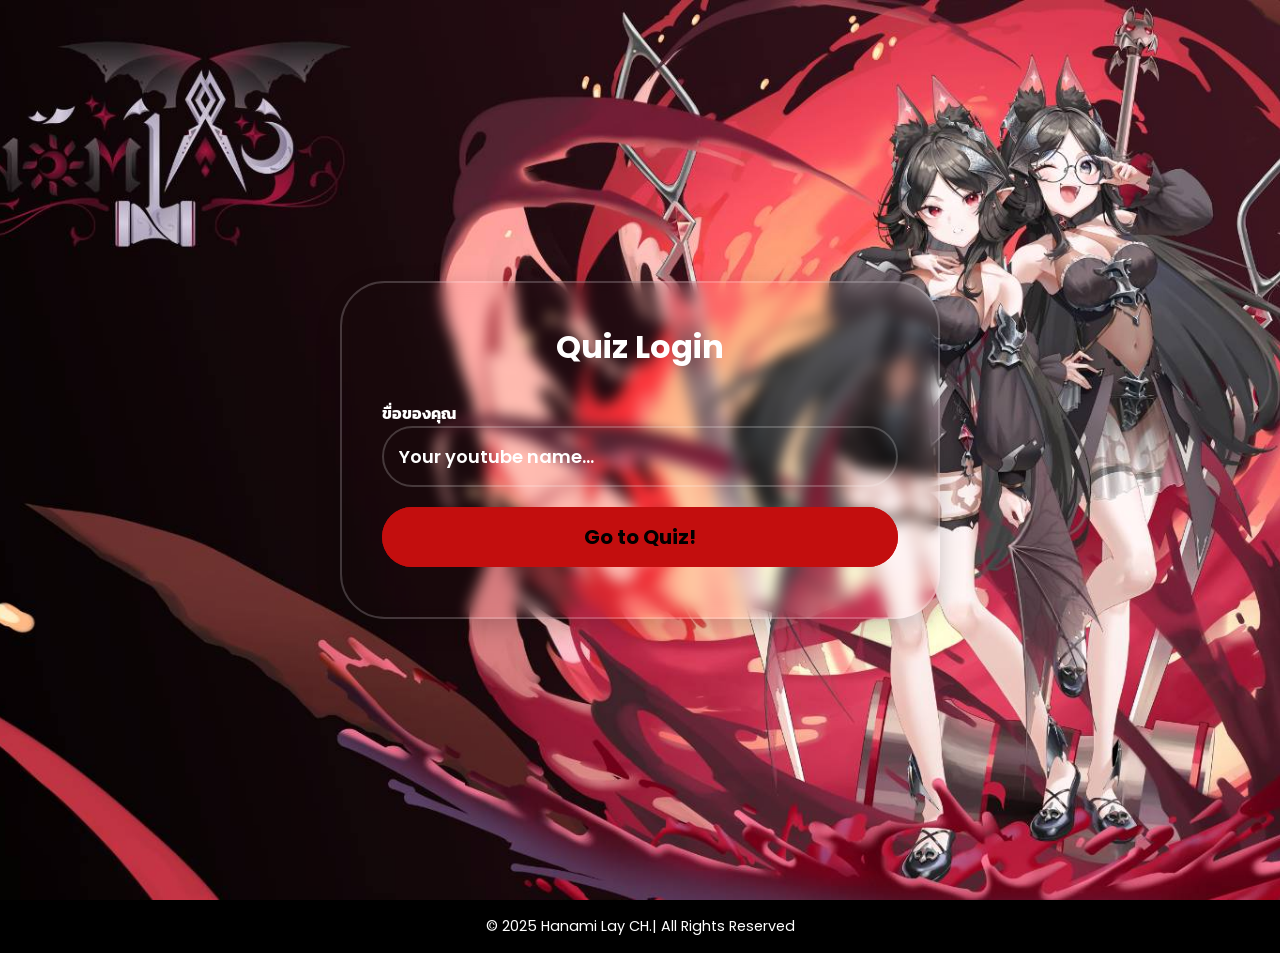
<file: index.html>
<!DOCTYPE html>
<html lang="en">
<head>
    <meta charset="UTF-8">
    <meta name="viewport" content="width=device-width, initial-scale=1.0">
    <title>Quiz Login</title>
    <link rel="stylesheet" href="First_style.css">
    
</head>
<body >
  <div id="hero" class="hero">
   <div class="container" id="Main-Login">
            <h1>Quiz Login</h1>
            <p>ขื่อของคุณ</p>
            <input type="text" id="name-youtube" placeholder="Your youtube name..."><br>
            <button onclick="GotoQuiz('Eh_HL.jpg')"> Go to Quiz!</button>
            <div id="Show-display" class="Show-box">
                <h2 id="panel"></h2>
            </div>
    </div>
    <div class="quiz-container hidden" id="Quiz-Con">
    <h1><span id="After-Yourname">------</span></h1>

    <div id="quiz">
      <h2 id="question" class="question"></h2>
      <div id="options" class="options"></div>
    </div>

    <div id="result" class="result hidden ">
      <h2>สรุปผลคะแนน</h2>
      <p id="score"></p>
      <a href="Main_page/indexmo.html"><button id="Congrad" class="Congrad btn">หน้าแรก</button></a>
      <a href="index.html"><button id="Retry" class="Retry btn">ไว้มาลองใหม่นะ!</button></a>
    </div>
  </div>
  </div>
 <footer>
    <p>© 2025 Hanami Lay CH.| All Rights Reserved</p>
  </footer> 
    <script src="Quiz_script.js"></script>
</body>
</html>
</file>
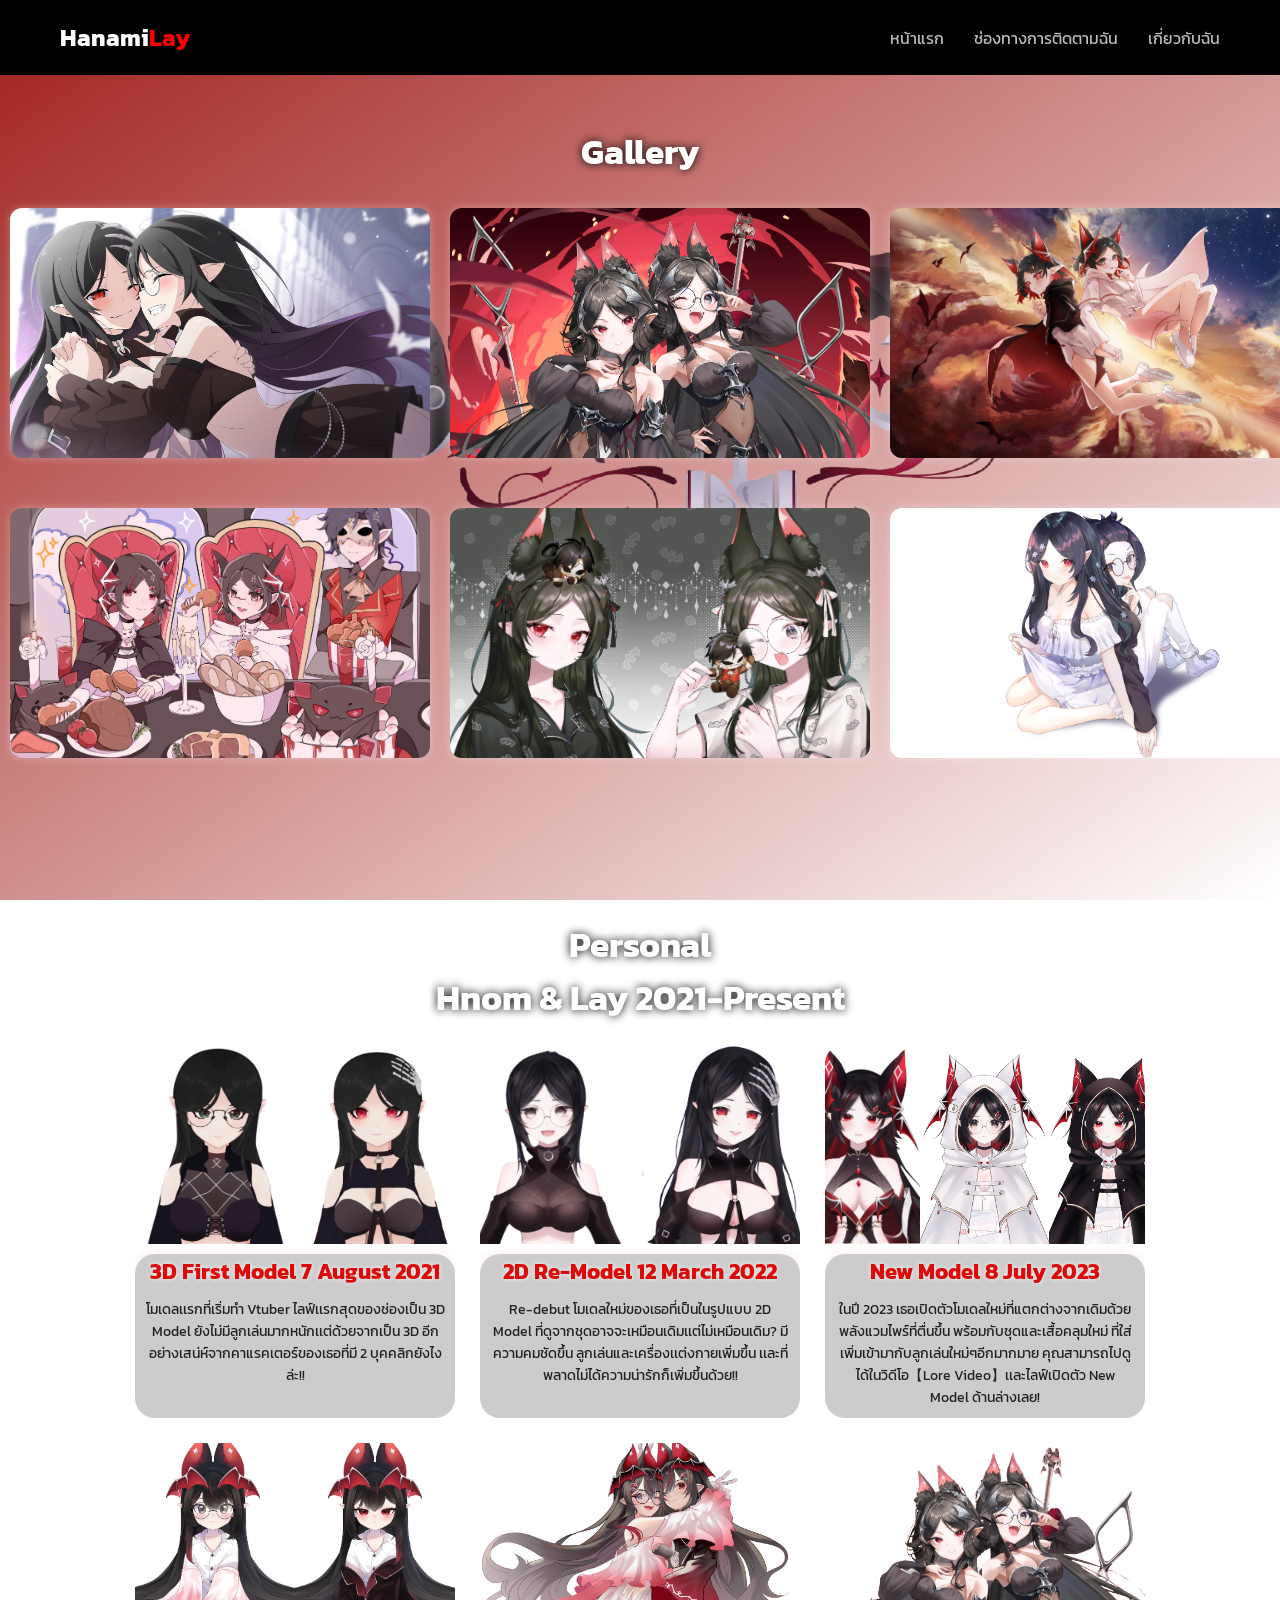
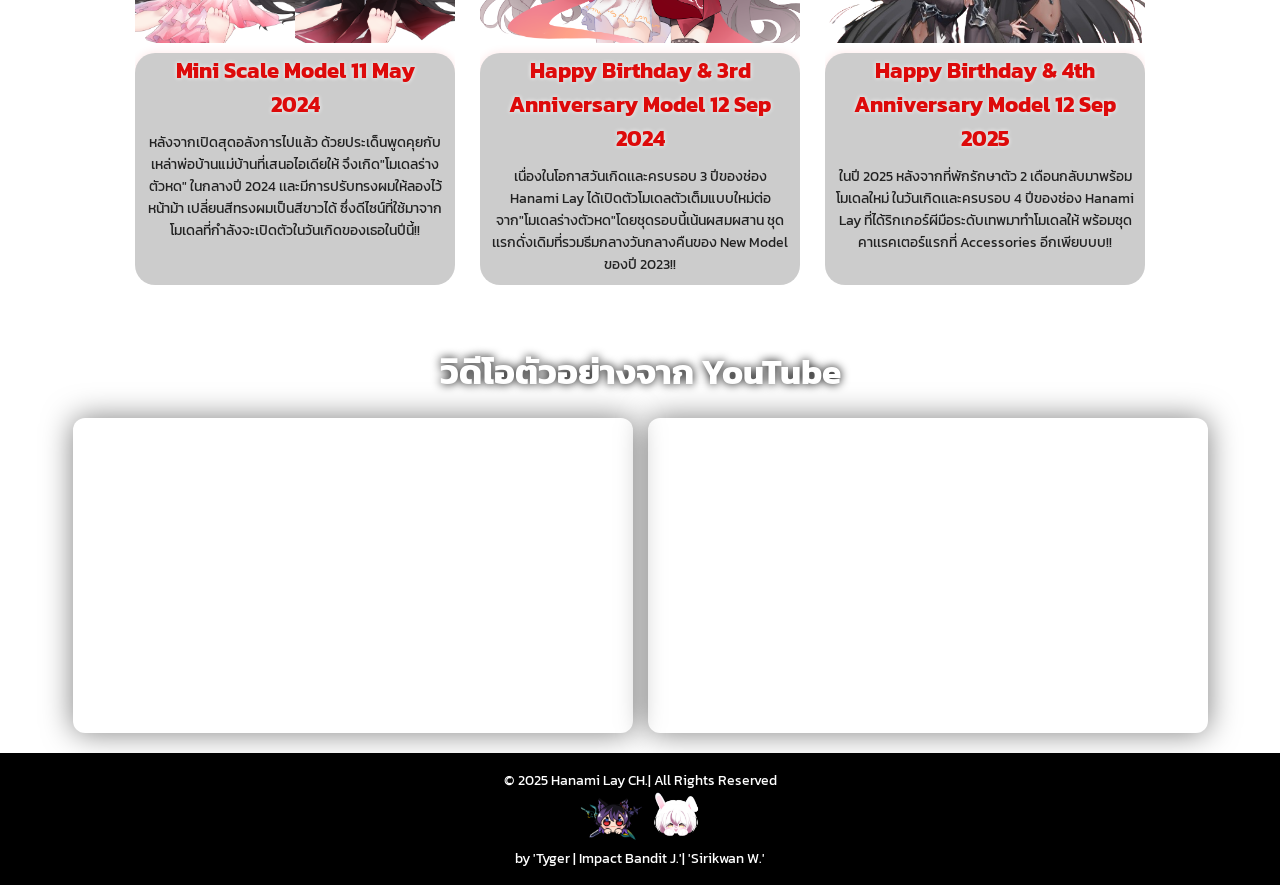
<file: Prodution/index.html>
<!DOCTYPE html>
<html lang="en">
<head>
    <meta charset="UTF-8">
    <!-- <meta name="viewport" content="width=device-width, initial-scale=1.0"> -->
    <title>Gallary | Hanami Lay</title>
    <link rel="stylesheet" href="Main_Style.css">
</head>
<body>
   <img src="Logo_HnonLay_moveBG.png" alt="Not Found Logo-background" class="logo-bg">
  <nav>
    <a href="" class="logo"><h2 class="logo">Hanami<span>Lay</span></h2></a>
    <ul>
      <li><a href="../Main_page/indexmo.html">หน้าแรก</a></li>
      <li><a href="../Contact_Me/index_about.html">ช่องทางการติดตามฉัน</a></li>
      <li><a href="../About_ME/About__me.html">เกี่ยวกับฉัน</a></li>
    </ul>
  </nav>
<!-- ส่วน Gallery -->
  <section class="gallery">
    <h2>Gallery</h2>
    <div class="slider">
       <div class="slide-track row-left">

        <img src="re-debut_1.png" alt="">
        <img src="wallpaper4.png" alt="">
        <img src="Ending_Ultimate.jpg" alt="">
        <img src="date_xmas_lay.png" alt="">
        <img src="Scibit1.png" alt="">
        <img src="FULLSIZE.png" alt="">
        <img src="Spiaral_HanamiLay.jpg" alt="">
        <img src="EndUIti1.png" alt="">
        <img src="Train_Sleep.jpg" alt="">
        <img src="Kaibutsu_art.png" alt="">

      </div>
      <div class="slide-track row-right">

        <img src="KFCHL.png" alt="">
        <img src="dress.png" alt="">
        <img src="WhiteDress.png" alt="">
        <img src="date_xmas_hnom3.png" alt="">
        <img src="duo2.png" alt="">
        <img src="king_hnom.png" alt="">
        <img src="valentine23_windowsize.png" alt="">
        <img src="gallery_HL1.png" alt="">
        <img src="Xmas.png" alt="">
        <img src="FullbloodDark.png" alt="">

      </div>
    </div>

  </section>

  <!-- ส่วน Personal -->
  <section class="personal">
    <h2>Personal <br> Hnom & Lay 2021-Present</h2>
    <div class="cards">
      <div class="card">
        <div class="images">
        <img src="hnom_3d2.png" alt="HnomLay 2021">
        <img src="Lay_3d.png" alt="HnomLay 2021">
        </div>
        <div class="border">
        <h3>3D First Model 7 August 2021</h3>
        <p>โมเดลเเรกที่เริ่มทำ Vtuber ไลฟ์เเรกสุดของช่องเป็น 3D Model ยังไม่มีลูกเล่นมากหนักเเต่ด้วยจากเป็น 3D อีกอย่างเสน่ห์จากคาแรคเตอร์ของเธอที่มี 2 บุคคลิกยังไงล่ะ!!</p>
        </div>
      </div>
      <div class="card">
         <div class="images">
        <img src="Hnom_2d.png" alt="HnomLay 2022">
        <img src="Lay_2d.png" alt="HnomLay 2022">
        </div>
        <div class="border">
        <h3>2D Re-Model 12 March 2022</h3>
        <p>Re-debut โมเดลใหม่ของเธอที่เป็นในรูปแบบ 2D Model ที่ดูจากชุดอาจจะเหมือนเดิมเเต่ไม่เหมือนเดิม? มีความคมชัดขึ้น ลูกเล่นและเครื่องเเต่งกายเพิ่มขึ้น เเละที่พลาดไม่ได้ความน่ารักก็เพิ่มขึ้นด้วย!!</p>
        </div>
      </div>
      <div class="card">
        <div class="images">
        <img src="Ultimate_model1.png" alt="HnomLay 2023">
        <img src="main-hnom.png" alt="HnomLay 2023">
        <img src="main-lay.png" alt="HnomLay 2023">
        </div>
        <div class="border">
        <h3>New Model 8 July 2023</h3>
        <p>ในปี 2023 เธอเปิดตัวโมเดลใหม่ที่แตกต่างจากเดิมด้วยพลังแวมไพร์ที่ตื่นขึ้น พร้อมกับชุดและเสื้อคลุมใหม่ ที่ใส่เพิ่มเข้ามากับลูกเล่นใหม่ๆอีกมากมาย คุณสามารถไปดูได้ในวิดีโอ【Lore Video】เเละไลฟ์เปิดตัว New Model ด้านล่างเลย! </p>
        </div>
      </div>
      <div class="card">
         <div class="images">
        <img src="Mini_Hnom1.png" alt="HnomLay 2024">
        <img src="Mini_Lay1.png" alt="HnomLay 2024">
        </div>
        <div class="border">
        <h3>Mini Scale Model 11 May 2024</h3>
        <p>หลังจากเปิดสุดอลังการไปแล้ว ด้วยประเด็นพูดคุยกับเหล่าพ่อบ้านแม่บ้านที่เสนอไอเดียให้ จึงเกิด"โมเดลร่างตัวหด" ในกลางปี 2024 เเละมีการปรับทรงผมให้ลองไว้หน้าม้า เปลี่ยนสีทรงผมเป็นสีขาวได้ ซึ่งดีไซน์ที่ใช้มาจากโมเดลที่กำลังจะเปิดตัวในวันเกิดของเธอในปีนี้!!</p>
        </div>
      </div>
      <div class="card">
        <div class="images">
        <img src="HnmLay_Newver.png" alt="HnomLay 2024">
        </div>
        <div class="border">
        <h3>Happy Birthday & 3rd Anniversary Model  12 Sep 2024</h3>
        <p>เนื่องในโอกาสวันเกิดเเละครบรอบ 3 ปีของช่อง Hanami Lay ได้เปิดตัวโมเดลตัวเต็มแบบใหม่ต่อจาก"โมเดลร่างตัวหด"โดยชุดรอบนี้เน้นผสมผสาน ชุดเเรกดั่งเดิมที่รวมธีมกลางวันกลางคืนของ New Model ของปี 2023!!</p>
        </div>
      </div>
      <div class="card">
        <div class="images">
        <img src="4th_Model.png" alt="HnomLay 2025">
        </div>
        <div class="border">
        <h3>Happy Birthday & 4th Anniversary Model  12 Sep 2025</h3>
        <p>ในปี 2025 หลังจากที่พักรักษาตัว 2 เดือนกลับมาพร้อมโมเดลใหม่ ในวันเกิดเเละครบรอบ 4 ปีของช่อง Hanami Lay ที่ได้ริกเกอร์ผีมือระดับเทพมาทำโมเดลให้ พร้อมชุดคาเเรคเตอร์แรกที่ Accessories อีกเพียบบบ!!</p>
        </div>
      </div>
    </div>
  </section>

    <section class="video-container">
      <h2>วิดีโอตัวอย่างจาก YouTube</h2>
      <div class="video-layout">
        <div class="video-entity">
          <iframe  
            src="https://www.youtube.com/embed/-c9qXxSQOsk" 
            title="【Lore Video】Full Blood nightmare | Hanami Lay" 
            frameborder="0" 
            allow="accelerometer; autoplay; clipboard-write; encrypted-media; gyroscope; picture-in-picture; web-share" 
            referrerpolicy="strict-origin-when-cross-origin" 
            allowfullscreen>
          </iframe>
        </div>
        <div class="video-entity">
          <iframe 
            src="https://www.youtube.com/embed/uB7Tr9O_4p0" 
            title="ยินดีต้อนรับสู่คฤหาสน์ฮานามิ" 
            frameborder="0" 
            allow="accelerometer; autoplay; clipboard-write; encrypted-media; gyroscope; picture-in-picture; web-share" 
            referrerpolicy="strict-origin-when-cross-origin" 
            allowfullscreen>
          </iframe>
        </div>
      </div>
    </section>
 <footer>
    <p>© 2025 Hanami Lay CH.| All Rights Reserved</p>
    <img src="maime.png" alt="" class="img_maime">
    <img src="LILAX.png" alt="" class="img_lilax">
    <p> by 'Tyger | Impact Bandit J.'| 'Sirikwan W.' </p>
  </footer>
    <Script src="Interactive.js"></Script>
</body>
</html>
</file>
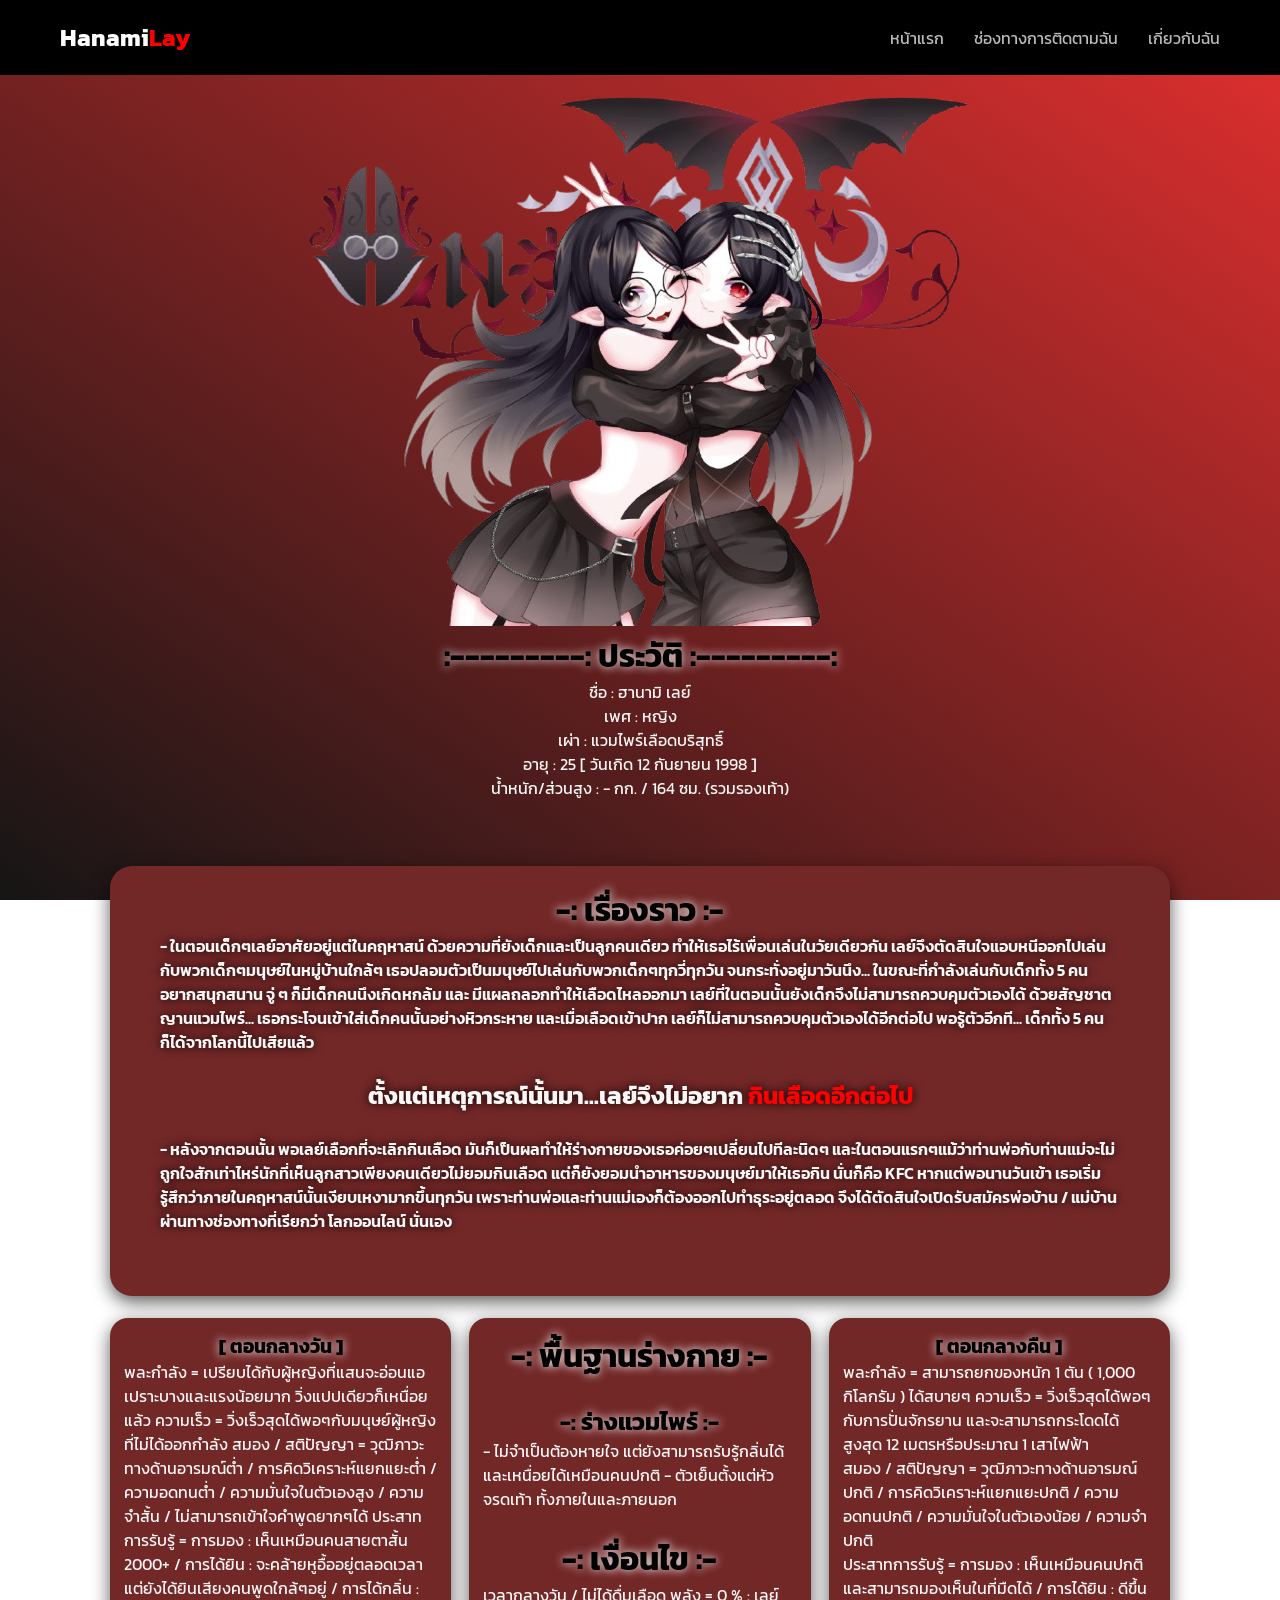
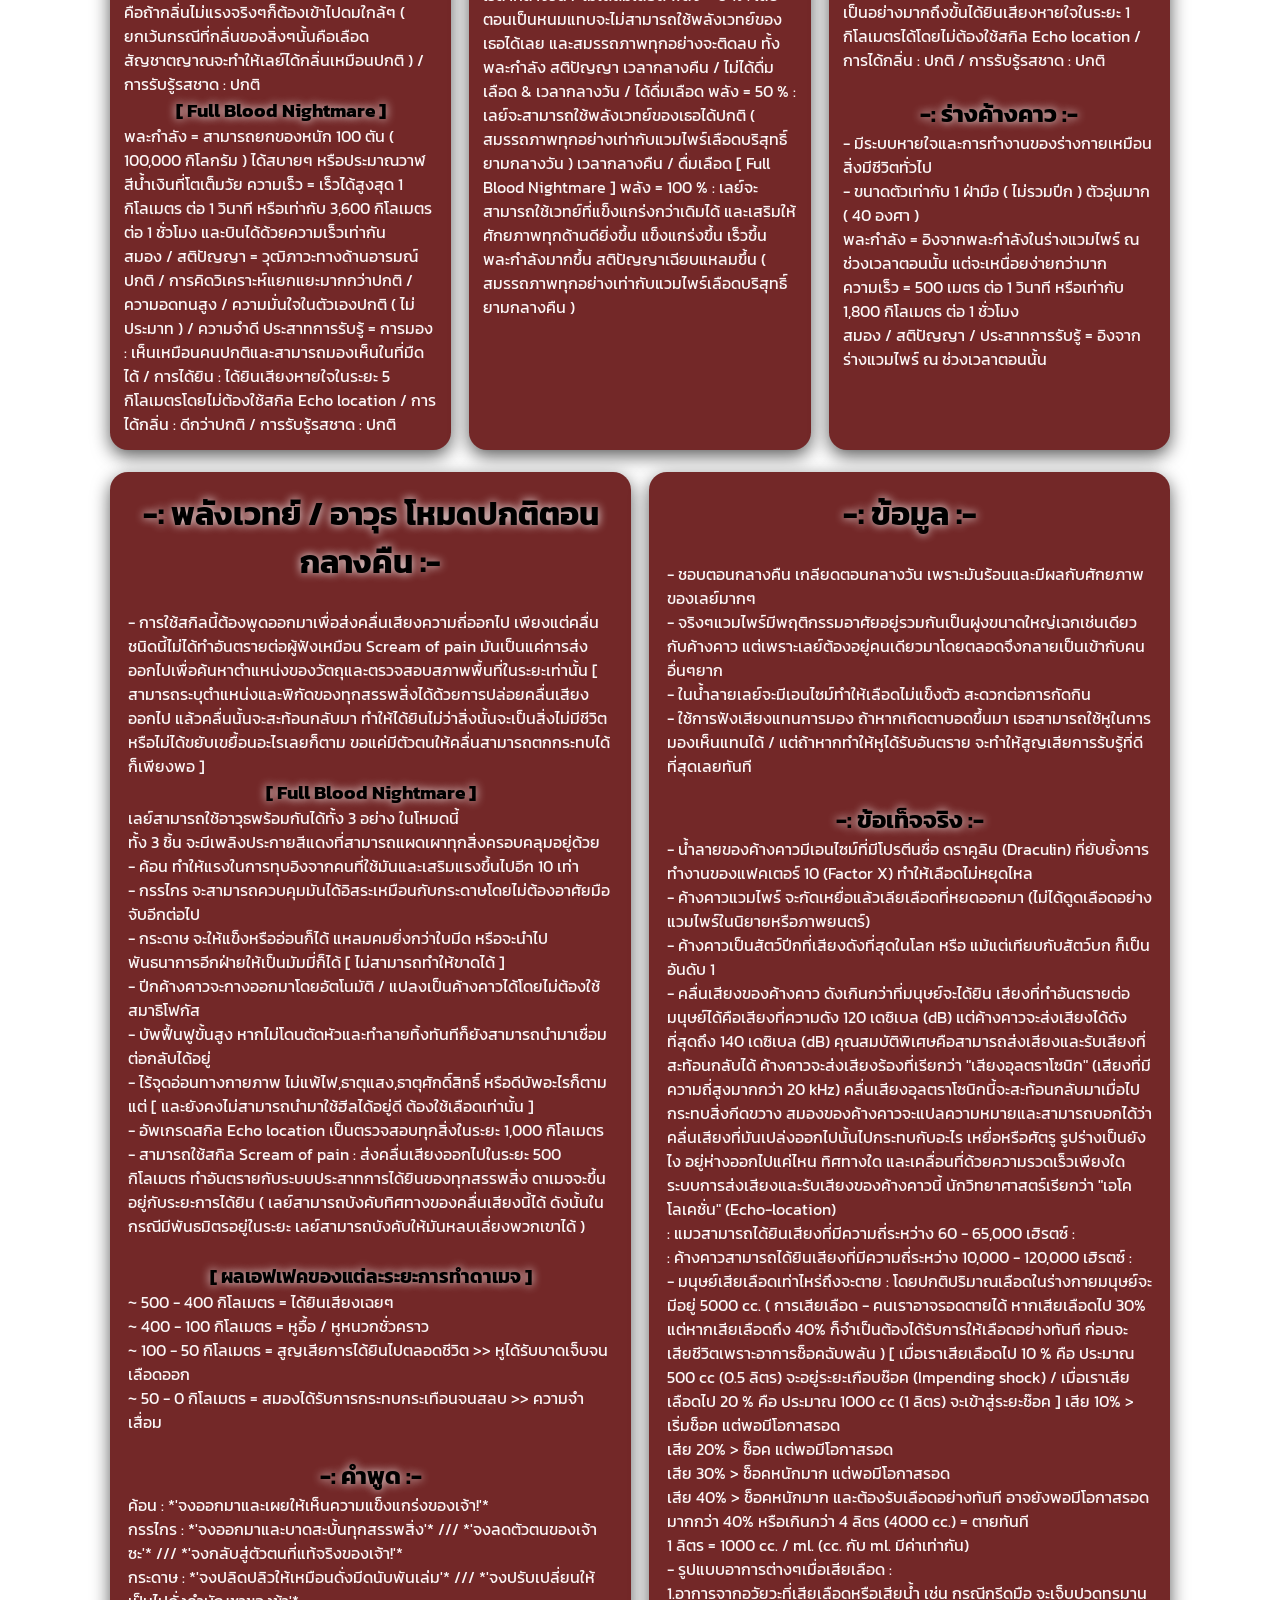
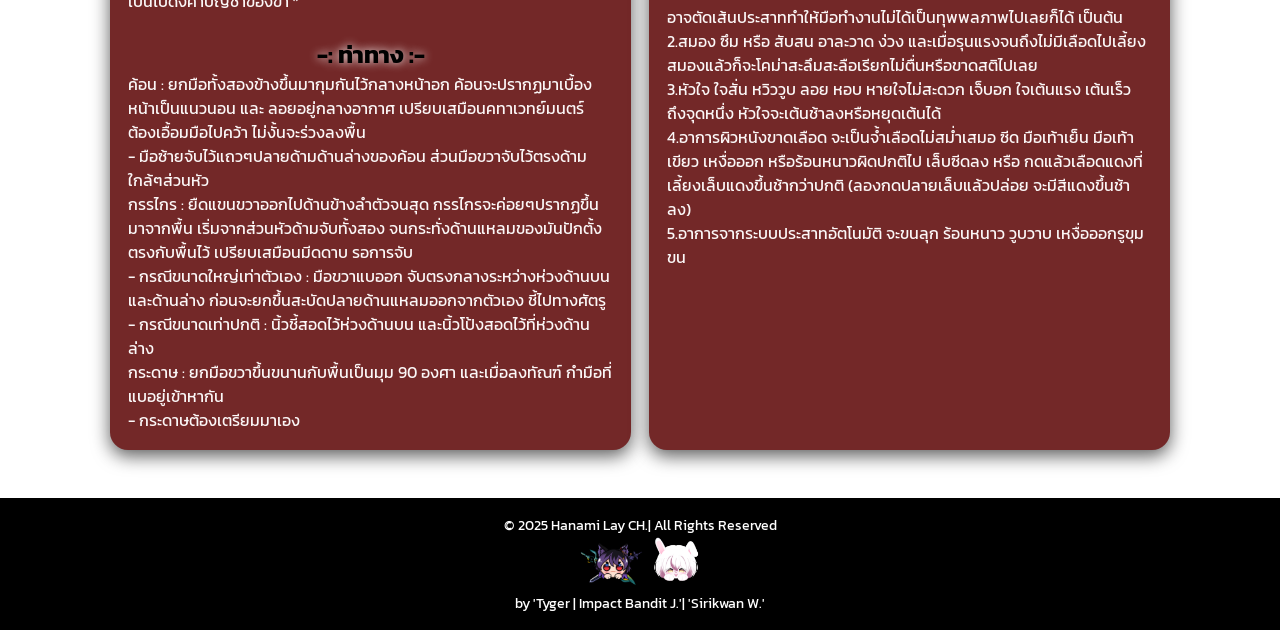
<file: About_ME/About__me.html>
<!DOCTYPE html>
<html lang="en">
<head>
    <meta charset="UTF-8">
    <!-- <meta name="viewport" content="width=device-width, initial-scale=1.0"> -->
    <title>About Me | Hanami Lay</title>
    <link rel="stylesheet" href="About_ME.css">
</head>
<body >
    
  <nav>
    <a href="" class="logo"><h2 class="logo">Hanami<span>Lay</span></h2></a>
    <ul>
      <li><a href="../Main_page/indexmo.html">หน้าแรก</a></li>
      <li><a href="../Contact_Me/index_about.html">ช่องทางการติดตามฉัน</a></li>
      <li><a href="../About_ME/About__me.html">เกี่ยวกับฉัน</a></li>
    </ul>
  </nav>
   <div class="clogo">
  <img src="Logo_HnonLay_moveBG.png" alt="Not Found Logo-background" class="logo-bg">
  </div >
     <header>
    <img src="Hnomlay_profile_trans-removebg-preview.png" alt="">
    <h1 class="blackcolor">:---------: ประวัติ :---------:</h1>
    <div>
        <p>ชื่อ : ฮานามิ เลย์</p>
        <p>เพศ : หญิง</p>
        <p>เผ่า : แวมไพร์เลือดบริสุทธิ์</p>
        <p>อายุ : 25 [ วันเกิด 12 กันยายน 1998 ]</p>
        <p>น้ำหนัก/ส่วนสูง : - กก. / 164 ซม. (รวมรองเท้า)</p>
    </div>
  </header>
  <div class="page">
    <div class="banner">
        <h1 class="color">-: เรื่องราว :-</h1>
        <p>- ในตอนเด็กๆเลย์อาศัยอยู่แต่ในคฤหาสน์ ด้วยความที่ยังเด็กและเป็นลูกคนเดียว ทำให้เธอไร้เพื่อนเล่นในวัยเดียวกัน 
                    เลย์จึงตัดสินใจแอบหนีออกไปเล่นกับพวกเด็กๆมนุษย์ในหมู่บ้านใกล้ๆ 
                    เธอปลอมตัวเป็นมนุษย์ไปเล่นกับพวกเด็กๆทุกวี่ทุกวัน จนกระทั่งอยู่มาวันนึง...
                    ในขณะที่กำลังเล่นกับเด็กทั้ง 5 คนอยากสนุกสนาน 
                    จู่ ๆ ก็มีเด็กคนนึงเกิดหกล้ม และ มีแผลถลอกทำให้เลือดไหลออกมา
                    เลย์ที่ในตอนนั้นยังเด็กจึงไม่สามารถควบคุมตัวเองได้ ด้วยสัญชาตญานแวมไพร์... 
                    เธอกระโจนเข้าใส่เด็กคนนั้นอย่างหิวกระหาย และเมื่อเลือดเข้าปาก เลย์ก็ไม่สามารถควบคุมตัวเองได้อีกต่อไป 
                    พอรู้ตัวอีกที... เด็กทั้ง 5 คนก็ได้จากโลกนี้ไปเสียแล้ว
        </p><br>
            <h2>ตั้งแต่เหตุการณ์นั้นมา...เลย์จึงไม่อยาก<span> กินเลือดอีกต่อไป </span></h2><br>
            <p>- หลังจากตอนนั้น พอเลย์เลือกที่จะเลิกกินเลือด มันก็เป็นผลทำให้ร่างกายของเธอค่อยๆเปลี่ยนไปทีละนิดๆ 
                    และในตอนแรกๆแม้ว่าท่านพ่อกับท่านแม่จะไม่ถูกใจสักเท่าไหร่นักที่เห็นลูกสาวเพียงคนเดียวไม่ยอมกินเลือด 
                    แต่ก็ยังยอมนำอาหารของมนุษย์มาให้เธอกิน นั่นก็คือ KFC
                    หากแต่พอนานวันเข้า เธอเริ่มรู้สึกว่าภายในคฤหาสน์นั้นเงียบเหงามากขึ้นทุกวัน 
                    เพราะท่านพ่อและท่านแม่เองก็ต้องออกไปทำธุระอยู่ตลอด
                    จึงได้ตัดสินใจเปิดรับสมัครพ่อบ้าน / แม่บ้าน ผ่านทางช่องทางที่เรียกว่า โลกออนไลน์ นั่นเอง
            </p>
    </div>
    <div class="blocks">
        <div class="card">
            <h3 class="color">[ ตอนกลางวัน ]</h3>
            <p>พละกำลัง = เปรียบได้กับผู้หญิงที่แสนจะอ่อนแอเปราะบางและแรงน้อยมาก วิ่งแปปเดียวก็เหนื่อยแล้ว
                        ความเร็ว = วิ่งเร็วสุดได้พอๆกับมนุษย์ผู้หญิงที่ไม่ได้ออกกำลัง
                        สมอง / สติปัญญา = วุฒิภาวะทางด้านอารมณ์ต่ำ / การคิดวิเคราะห์แยกแยะต่ำ / ความอดทนต่ำ
                        / ความมั่นใจในตัวเองสูง / ความจำสั้น / ไม่สามารถเข้าใจคำพูดยากๆได้
                        ประสาทการรับรู้  = การมอง : เห็นเหมือนคนสายตาสั้น 2000+ /
                        การได้ยิน : จะคล้ายหูอื้ออยู่ตลอดเวลาแต่ยังได้ยินเสียงคนพูดใกล้ๆอยู่ /
                        การได้กลิ่น : คือถ้ากลิ่นไม่แรงจริงๆก็ต้องเข้าไปดมใกล้ๆ ( ยกเว้นกรณีที่กลิ่นของสิ่งๆนั้นคือเลือด สัญชาตญาณ​จะทำให้เลย์ได้กลิ่นเหมือนปกติ ) /
                        การรับรู้รสชาด : ปกติ
            </p>
             <h3 class="color">[ Full Blood Nightmare ]</h3>
            <p >พละกำลัง = สามารถยกของหนัก 100 ตัน ( 100,000 กิโลกรัม ) ได้สบายๆ หรือประมาณวาฬสีน้ำเงินที่โตเต็มวัย
                        ความเร็ว = เร็วได้สูงสุด 1 กิโลเมตร ต่อ 1 วินาที หรือเท่ากับ 3,600 กิโลเมตร ต่อ 1 ชั่วโมง และบินได้ด้วยความเร็วเท่ากัน<br>
                        สมอง / สติปัญญา = วุฒิภาวะทางด้านอารมณ์ปกติ / การคิดวิเคราะห์แยกแยะมากกว่าปกติ / ความอดทนสูง /
                        ความมั่นใจในตัวเองปกติ ( ไม่ประมาท ) / ความจำดี
                        ประสาทการรับรู้  = การมอง : เห็นเหมือนคนปกติและสามารถมองเห็นในที่มืดได้ /
                        การได้ยิน : ได้ยินเสียงหายใจในระยะ 5 กิโลเมตรโดยไม่ต้องใช้สกิล Echo location / 
                        การได้กลิ่น : ดีกว่าปกติ / การรับรู้รสชาด : ปกติ
            </p>

        </div>
        <div class="card">
            <h1 class="color">-: พื้นฐานร่างกาย :-</h1><br>
            <h2 class="color">-: ร่างแวมไพร์ :-</h2>
            <p >- ไม่จำเป็นต้องหายใจ แต่ยังสามารถรับรู้กลิ่นได้ และเหนื่อยได้เหมือนคนปกติ
                        - ตัวเย็นตั้งแต่หัวจรดเท้า ทั้งภายในและภายนอก
            </p><br>
            <h1 class="color">-: เงื่อนไข :-</h1>
                <p>เวลากลางวัน / ไม่ได้ดื่มเลือด พลัง = 0 % : เลย์ ตอนเป็นหนมแทบจะไม่สามารถใช้พลังเวทย์ของเธอได้เลย และสมรรถภาพทุกอย่างจะติดลบ ทั้งพละกำลัง สติปัญญา
                เวลากลางคืน / ไม่ได้ดื่มเลือด & เวลากลางวัน / ได้ดื่มเลือด พลัง = 50 % : เลย์จะสามารถใช้พลังเวทย์ของเธอได้ปกติ ( สมรรถภาพทุกอย่างเท่ากับแวมไพร์เลือดบริสุทธิ์ยามกลางวัน )
                เวลากลางคืน / ดื่มเลือด [ Full Blood Nightmare ] พลัง = 100 % : เลย์จะสามารถใช้เวทย์ที่แข็งแกร่งกว่าเดิมได้ และเสริมให้ศักยภาพทุกด้านดียิ่งขึ้น แข็งแกร่งขึ้น เร็วขึ้น พละกำลังมากขึ้น สติปัญญาเฉียบแหลมขึ้น ( สมรรถภาพทุกอย่างเท่ากับแวมไพร์เลือดบริสุทธิ์ยามกลางคืน )
            </p>
        </div>
        <div class="card">
            <h3 class="color">[ ตอนกลางคืน ]</h3>
            <p>พละกำลัง = สามารถยกของหนัก 1 ตัน ( 1,000 กิโลกรัม ) ได้สบายๆ
                        ความเร็ว = วิ่งเร็วสุดได้พอๆกับการปั่นจักรยาน และจะสามารถกระโดดได้สูงสุด 12 เมตรหรือประมาณ 1 เสาไฟฟ้า<br>
                        สมอง / สติปัญญา = วุฒิภาวะทางด้านอารมณ์ปกติ / การคิดวิเคราะห์แยกแยะปกติ / ความอดทนปกติ / ความมั่นใจในตัวเองน้อย / ความจำปกติ<br>
                        ประสาทการรับรู้  = การมอง : เห็นเหมือนคนปกติและสามารถมองเห็นในที่มืดได้ /
                        การได้ยิน : ดีขึ้นเป็นอย่างมากถึงขั้นได้ยินเสียงหายใจในระยะ 1 กิโลเมตรได้โดยไม่ต้องใช้สกิล Echo location /
                        การได้กลิ่น : ปกติ / การรับรู้รสชาด : ปกติ
            </p><br>
            <h2 class="color">-: ร่างค้างคาว :-</h2>
            <p>- มีระบบหายใจและการทำงานของร่างกายเหมือนสิ่งมีชีวิตทั่วไป<br>
                        - ขนาดตัวเท่ากับ 1 ฝ่ามือ ( ไม่รวมปีก ) ตัวอุ่นมาก ( 40 องศา )<br>
                        พละกำลัง = อิงจากพละกำลังในร่างแวมไพร์ ณ ช่วงเวลาตอนนั้น แต่จะเหนื่อยง่ายกว่ามาก<br>
                        ความเร็ว = 500 เมตร ต่อ 1 วินาที หรือเท่ากับ 1,800 กิโลเมตร ต่อ 1 ชั่วโมง<br>
                        สมอง / สติปัญญา / ประสาทการรับรู้  = อิงจากร่างแวมไพร์ ณ ช่วงเวลาตอนนั้น
            </p><br>

        </div>
    </div>

    <!-- 2 กล่องใหญ่ด้านล่าง -->
    <div class="bottom">
        <div class="bigcard">
             <h1 class="color">-: พลังเวทย์ / อาวุธ โหมดปกติตอนกลางคืน :-</h1><br>

                <p>- การใช้สกิลนี้ต้องพูดออกมาเพื่อส่งคลื่นเสียงความถี่ออกไป เพียงแต่คลื่นชนิดนี้ไม่ได้ทำอันตรายต่อผู้ฟังเหมือน Scream of pain  มันเป็นแค่การส่งออกไปเพื่อค้นหาตำแหน่งของวัตถุและตรวจสอบสภาพพื้นที่ในระยะเท่านั้น
                    [ สามารถระบุตำแหน่งและพิกัดของทุกสรรพสิ่งได้ด้วยการปล่อยคลื่นเสียงออกไป แล้วคลื่นนั้นจะสะท้อนกลับมา ทำให้ได้ยินไม่ว่าสิ่งนั้นจะเป็นสิ่งไม่มีชีวิตหรือไม่ได้ขยับเขยื้อนอะไรเลยก็ตาม ขอแค่มีตัวตนให้คลื่นสามารถตกกระทบได้ก็เพียงพอ ]
                </p>

                <h3 class="color">[ Full Blood Nightmare ]</h3>

                <p >เลย์สามารถใช้อาวุธพร้อมกันได้ทั้ง 3 อย่าง ในโหมดนี้<br>
                    ทั้ง 3 ชิ้น จะมีเพลิงประกายสีแดงที่สามารถแผดเผาทุกสิ่งครอบคลุมอยู่ด้วย<br>
                    - ค้อน ทำให้แรงในการทุบอิงจากคนที่ใช้มันและเสริมแรงขึ้นไปอีก 10 เท่า<br>
                    - กรรไกร จะสามารถควบคุมมันได้อิสระเหมือนกับกระดาษโดยไม่ต้องอาศัยมือจับอีกต่อไป<br>
                    - กระดาษ จะให้แข็งหรืออ่อนก็ได้ แหลมคมยิ่งกว่าใบมีด หรือจะนำไปพันธนาการอีกฝ่ายให้เป็นมัมมี่ก็ได้ [ ไม่สามารถทำให้ขาดได้ ]<br>
                    - ปีกค้างคาวจะกางออกมาโดยอัตโนมัติ / แปลงเป็นค้างคาวได้โดยไม่ต้องใช้สมาธิโฟกัส<br>
                    - บัพฟื้นฟูขั้นสูง หากไม่โดนตัดหัวและทำลายทิ้งทันทีก็ยังสามารถนำมาเชื่อมต่อกลับได้อยู่<br>
                    - ไร้จุดอ่อนทางกายภาพ ไม่แพ้ไฟ,ธาตุแสง,ธาตุศักดิ์สิทธิ์ หรือดีบัพอะไรก็ตามแต่ [ และยังคงไม่สามารถนำมาใช้ฮีลได้อยู่ดี ต้องใช้เลือดเท่านั้น ]<br>
                    - อัพเกรดสกิล Echo location เป็นตรวจสอบทุกสิ่งในระยะ 1,000 กิโลเมตร<br>
                    - สามารถใช้สกิล Scream of pain : ส่งคลื่นเสียงออกไปในระยะ 500 กิโลเมตร ทำอันตรายกับระบบประสาทการได้ยินของทุกสรรพสิ่ง ดาเมจจะขึ้นอยู่กับระยะการได้ยิน ( เลย์สามารถบังคับทิศทางของคลื่นเสียงนี้ได้ ดังนั้นในกรณีมีพันธมิตร​อยู่ในระยะ เลย์สามารถบังคับให้มันหลบเลี่ยงพวกเขาได้ )
                </p><br>
                
                <h3 class="color">[ ผลเอฟเฟคของแต่ละระยะการทำดาเมจ ]</h3>

                <p >
                    ~ 500 - 400 กิโลเมตร = ได้ยินเสียงเฉยๆ<br>
                    ~ 400 - 100 กิโลเมตร = หูอื้อ / หูหนวกชั่วคราว<br>
                    ~ 100 - 50 กิโลเมตร = สูญเสียการได้ยินไปตลอดชีวิต >> หูได้รับบาดเจ็บจนเลือดออก<br>
                    ~ 50 - 0 กิโลเมตร = สมองได้รับการกระทบกระเทือนจนสลบ >> ความจำเสื่อม
                </p><br>

                <h2 class="color">-: คำพูด :-</h2>
                <p >ค้อน : *'จงออกมาและเผยให้เห็นความแข็งแกร่งของเจ้า!'*<br>
                    กรรไกร : *'จงออกมาและบาดสะบั้นทุกสรรพสิ่ง'* /// *'จงลดตัวตนของเจ้าซะ'* /// *'​จงกลับสู่ตัวตนที่แท้จริงของเจ้า!'*<br>
                    กระดาษ : *'จงปลิดปลิวให้เหมือนดั่งมีดนับพันเล่ม'* /// *'จงปรับเปลี่ยนให้เป็นไปดั่งคำบัญชาของข้า'*
                </p><br>

                <h2 class="color">-: ท่าทาง :-</h2>
                <p >ค้อน : ยกมือทั้งสองข้างขึ้นมากุมกันไว้กลางหน้าอก ค้อนจะปรากฏมาเบื้องหน้าเป็นแนวนอน และ ลอยอยู่กลางอากาศ เปรียบเสมือนคทาเวทย์มนตร์ ต้องเอื้อมมือไปคว้า ไม่งั้นจะร่วงลงพื้น <br>
                    - มือซ้ายจับไว้แถวๆปลายด้ามด้านล่างของค้อน ส่วนมือขวาจับไว้ตรงด้ามใกล้ๆส่วนหัว<br>
                    กรรไกร : ยืดแขนขวาออกไปด้านข้างลำตัวจนสุด กรรไกรจะค่อยๆปรากฏขึ้นมาจากพื้น เริ่มจากส่วนหัวด้ามจับทั้งสอง จนกระทั่งด้านแหลมของมันปักตั้งตรงกับพื้นไว้ เปรียบเสมือนมีดดาบ รอการจับ<br>
                    - กรณีขนาดใหญ่เท่าตัวเอง : มือขวาแบออก จับตรงกลางระหว่างห่วงด้านบนและด้านล่าง ก่อนจะยกขึ้นสะบัดปลายด้านแหลมออกจากตัวเอง ชี้ไปทางศัตรู<br>
                    - กรณีขนาดเท่าปกติ : นิ้วชี้สอดไว้ห่วงด้านบน และนิ้วโป้งสอดไว้ที่ห่วงด้านล่าง<br>
                    กระดาษ : ยกมือขวาขึ้นขนานกับพื้นเป็นมุม 90 องศา และเมื่อลงทัณฑ์ กำมือที่แบอยู่เข้าหากัน<br>
                    - กระดาษต้องเตรียมมาเอง
                </p>

        </div>
        <div class="bigcard">
            <h1 class="color">-: ข้อมูล :-</h1><br>
            <p>- ชอบตอนกลางคืน เกลียดตอนกลางวัน เพราะมันร้อนและมีผลกับศักยภาพของเลย์มากๆ<br>
            - จริงๆแวมไพร์มีพฤติกรรมอาศัยอยู่รวมกันเป็นฝูงขนาดใหญ่เฉกเช่นเดียวกับค้างคาว แต่เพราะเลย์ต้องอยู่คนเดียวมาโดยตลอดจึงกลายเป็นเข้ากับคนอื่นๆยาก<br>
            - ในน้ำลายเลย์จะมีเอนไซม์ทำให้เลือดไม่แข็งตัว สะดวกต่อการกัดกิน<br>
            - ใช้การฟังเสียงแทนการมอง ถ้าหากเกิดตาบอดขึ้นมา เธอสามารถใช้หูในการมองเห็นแทนได้ / แต่ถ้าหากทำให้หูได้รับอันตราย จะทำให้สูญเสียการรับรู้ที่ดีที่สุดเลยทันที</p><br>

            <h2 class="color">-: ข้อเท็จจริง :-</h2>
            <p>- น้ำลายของค้างคาวมีเอนไซม์ที่มีโปรตีนชื่อ ดราคูลิน (Draculin) ที่ยับยั้งการทำงานของแฟคเตอร์ 10 (Factor X) ทำให้เลือดไม่หยุดไหล<br>
                - ค้างคาวแวมไพร์ จะกัดเหยื่อแล้วเลียเลือดที่หยดออกมา (ไม่ได้ดูดเลือดอย่างแวมไพร์ในนิยายหรือภาพยนตร์)<br>
                - ค้างคาวเป็นสัตว์ปีกที่เสียงดังที่สุดในโลก หรือ แม้แต่เทียบกับสัตว์บก ก็เป็นอันดับ 1<br>
                - คลื่นเสียงของค้างคาว ดังเกินกว่าที่มนุษย์จะได้ยิน เสียงที่ทำอันตรายต่อมนุษย์ได้คือเสียงที่ความดัง 120 เดซิเบล (dB) แต่ค้างคาวจะส่งเสียงได้ดังที่สุดถึง 140 เดซิเบล (dB)
                คุณสมบัติพิเศษคือสามารถส่งเสียงและรับเสียงที่สะท้อนกลับได้ ค้างคาวจะส่งเสียงร้องที่เรียกว่า "เสียงอุลตราโซนิก" (เสียงที่มีความถี่สูงมากกว่า 20 kHz) คลื่นเสียงอุลตราโซนิกนี้จะสะท้อนกลับมาเมื่อไปกระทบสิ่งกีดขวาง 
                สมองของค้างคาวจะแปลความหมายและสามารถบอกได้ว่าคลื่นเสียงที่มันเปล่งออกไปนั้นไปกระทบกับอะไร เหยื่อหรือศัตรู รูปร่างเป็นยังไง อยู่ห่างออกไปแค่ไหน ทิศทางใด และเคลื่อนที่ด้วยความรวดเร็วเพียงใด 
                ระบบการส่งเสียงและรับเสียงของค้างคาวนี้ นักวิทยาศาสตร์เรียกว่า "เอโคโลเคชั่น" (Echo-location)<br>
                : แมวสามารถได้ยินเสียงที่มีความถี่ระหว่าง 60 - 65,000 เฮิรตซ์ :<br>
                : ค้างคาวสามารถได้ยินเสียงที่มีความถี่ระหว่าง 10,000 - 120,000 เฮิรตซ์ :<br>
                - มนุษย์เสียเลือดเท่าไหร่ถึงจะตาย : โดยปกติปริมาณเลือดในร่างกายมนุษย์จะมีอยู่ 5000 cc. ( การเสียเลือด - คนเราอาจรอดตายได้ หากเสียเลือดไป 30% แต่หากเสียเลือดถึง 40% ก็จำเป็นต้องได้รับการให้เลือดอย่างทันที ก่อนจะเสียชีวิตเพราะอาการช็อคฉับพลัน )
                [ เมื่อเราเสียเลือดไป 10 % คือ ประมาณ 500 cc (0.5 ลิตร) จะอยู่ระยะเกือบช๊อค (Impending shock) / เมื่อเราเสียเลือดไป 20 % คือ ประมาณ 1000 cc (1 ลิตร) จะเข้าสู่ระยะช๊อค ]
                เสีย 10% > เริ่มช็อค แต่พอมีโอกาสรอด<br>
                เสีย 20% > ช็อค แต่พอมีโอกาสรอด<br>
                เสีย 30% > ช็อคหนักมาก แต่พอมีโอกาสรอด<br>
                เสีย 40% > ช็อคหนักมาก และต้องรับเลือดอย่างทันที อาจยังพอมีโอกาสรอด<br>
                มากกว่า 40% หรือเกินกว่า 4 ลิตร (4000 cc.) = ตายทันที<br>
                1 ลิตร = 1000 cc. / ml. (cc. กับ ml. มีค่าเท่ากัน)<br>
                - รูปแบบอาการต่างๆเมื่อเสียเลือด : <br>
                1.อาการจากอวัยวะที่เสียเลือดหรือเสียน้ำ เช่น กรณีกรีดมือ จะเจ็บปวดทรมาน อาจตัดเส้นประสาททำให้มือทำงานไม่ได้เป็นทุพพลภาพไปเลยก็ได้ เป็นต้น<br>
                2.สมอง ซึม หรือ สับสน อาละวาด ง่วง และเมื่อรุนแรงจนถึงไม่มีเลือดไปเลี้ยงสมองแล้วก็จะโคม่าสะลึมสะลือ​เรียกไม่ตื่นหรือขาดสติไปเลย<br>
                3.หัวใจ ใจสั่น หวิววูบ ลอย หอบ หายใจไม่สะดวก เจ็บอก ใจเต้นแรง เต้นเร็ว ถึงจุดหนึ่ง หัวใจจะเต้นช้าลงหรือหยุดเต้นได้<br>
                4.อาการผิวหนังขาดเลือด จะเป็นจ้ำเลือดไม่สม่ำเสมอ ซีด มือเท้าเย็น มือเท้าเขียว เหงื่อออก หรือร้อนหนาวผิดปกติไป เล็บซีดลง หรือ กดแล้วเลือดแดงที่เลี้ยงเล็บแดงขึ้นช้ากว่าปกติ (ลองกดปลายเล็บแล้วปล่อย จะมีสีแดงขึ้นช้าลง)<br>
                5.อาการจากระบบประสาทอัตโนมัติ จะขนลุก ร้อนหนาว วูบวาบ เหงื่อออกรูขุมขน
            </p>
        </div>
    </div>
  </div>
  <footer>
    <p>© 2025 Hanami Lay CH.| All Rights Reserved</p>
    <img src="maime.png" alt="" class="img_maime">
    <img src="LILAX.png" alt="" class="img_lilax">
    <p> by 'Tyger | Impact Bandit J.'| 'Sirikwan W.' </p>
  </footer>
</body>
</html>
</file>
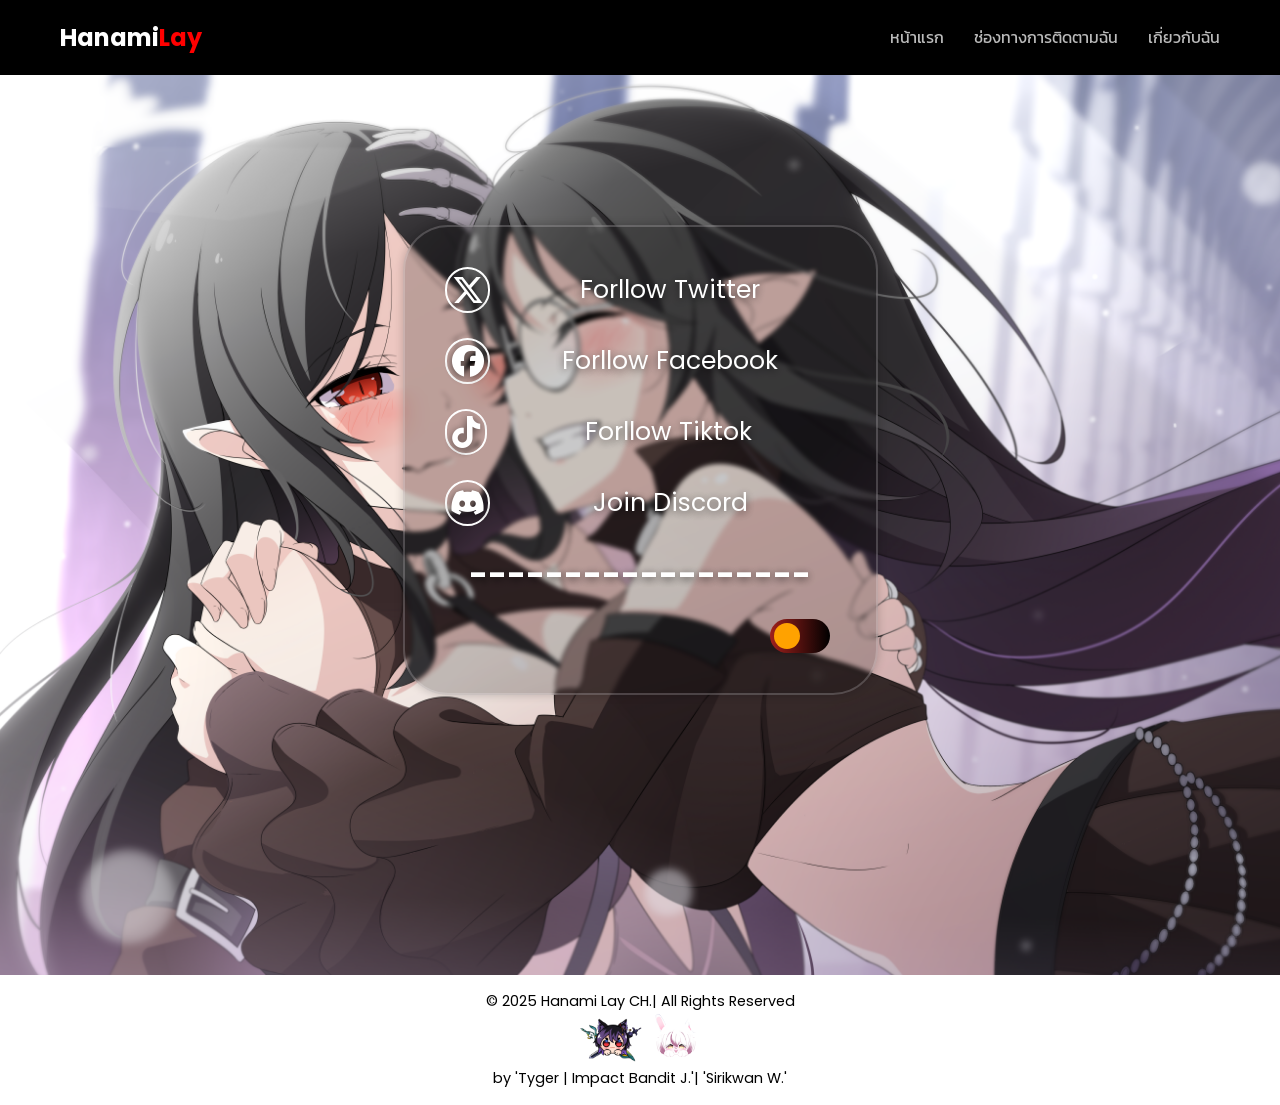
<file: Contact_Me/index_about.html>
<!doctype html>
<html lang="th">
<head>
  <meta charset="utf-8">
  <title>Background Toggle</title>
  <link rel="stylesheet" href="style_about.css">
  <link rel="stylesheet" href="https://cdnjs.cloudflare.com/ajax/libs/font-awesome/6.5.2/css/all.min.css">
</head>
<body>
  <nav>
    <a href="" class="logo" ><h2 class="logo">Hanami<span>Lay</span></h2></a>
    <ul>
      <li><a href="../Main_page/indexmo.html">หน้าแรก</a></li>
      <li><a href="index_about.html">ช่องทางการติดตามฉัน</a></li>
      <li><a href="../About_ME/About__me.html">เกี่ยวกับฉัน</a></li>
    </ul>
  </nav>
  <div id="hero" class="hero">
    <div class="container">
      <div class="Social-icon">
        <div class="Social-item" id="contact-1">
          <h1 class="fa-brands fa-x-twitter style_icon"></h1>
          <a href="https://x.com/HanamiLay" target="_blank">Forllow Twitter</a>
        </div>

        <div class="Social-item" id="contact-2">
          <h1 class="fa-brands fa-facebook style_icon"></h1>
          <a href="https://web.facebook.com/profile.php?id=61552160366840&mibextid=LQQJ4d&_rdc=1&_rdr#" target="_blank">Forllow Facebook</a>
        </div>

        <div class="Social-item" id="contact-3">
          <h1 class="fa-brands fa-tiktok style_icon"></h1>
          <a href="https://www.tiktok.com/@hanamilay" target="_blank">Forllow Tiktok</a>
        </div>

        <div class="Social-item" id="contact-4">
          <h1 class="fa-brands fa-discord style_icon"></h1>
          <a href="https://discord.com/invite/BYjdkdG6qE" target="_blank">Join Discord</a>
        </div>

        <div class="side-slider" >
          <h1 id="show-text">------------------</h1>
        <label class="switch">
          <input type="checkbox" id="bgToggle">
          <span class="slider"></span>
        </label>
        </div>
        </div>
    </div>
  </div>
<footer>
    <p>© 2025 Hanami Lay CH.| All Rights Reserved</p>
    <img src="maime.png" alt="" class="img_maime">
    <img src="LILAX.png" alt="" class="img_lilax">
    <p> by 'Tyger | Impact Bandit J.'| 'Sirikwan W.' </p>
</footer>
  <script src="script_about.js"></script>
</body>
</html>
</file>
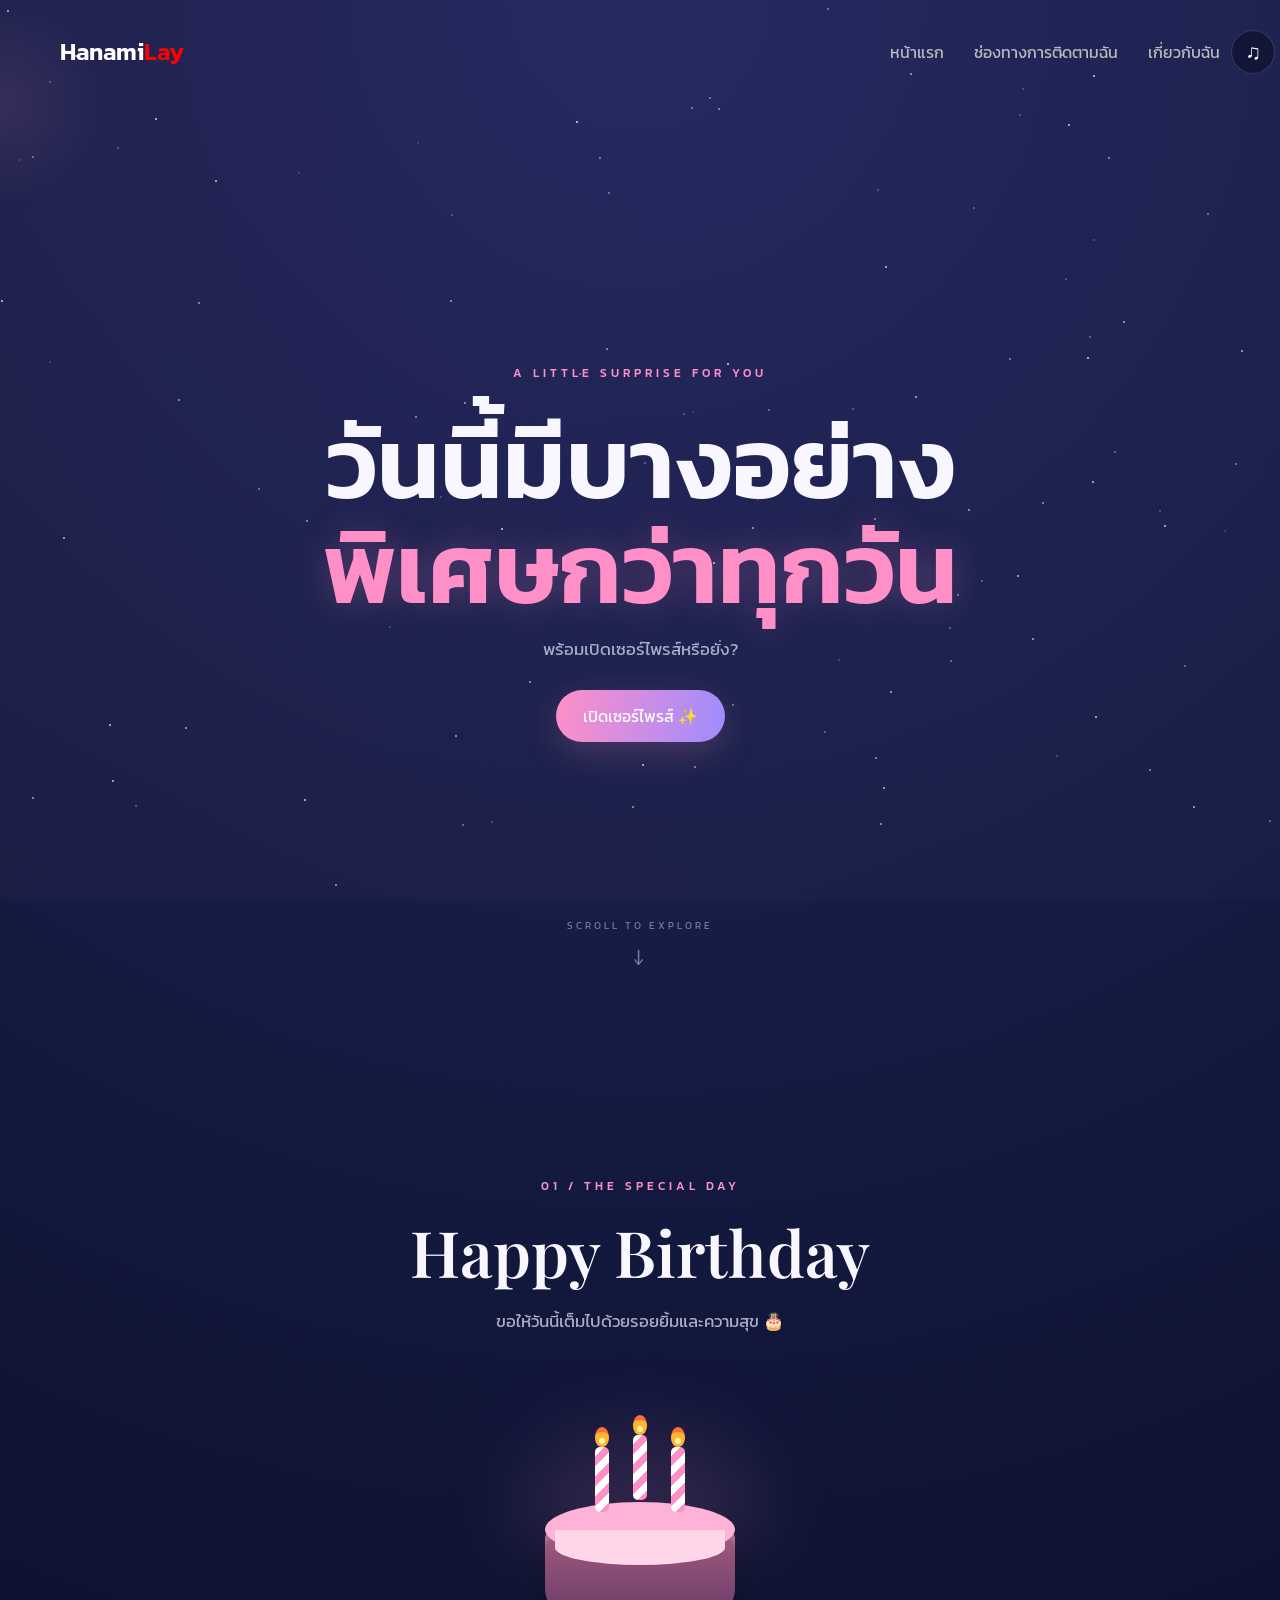
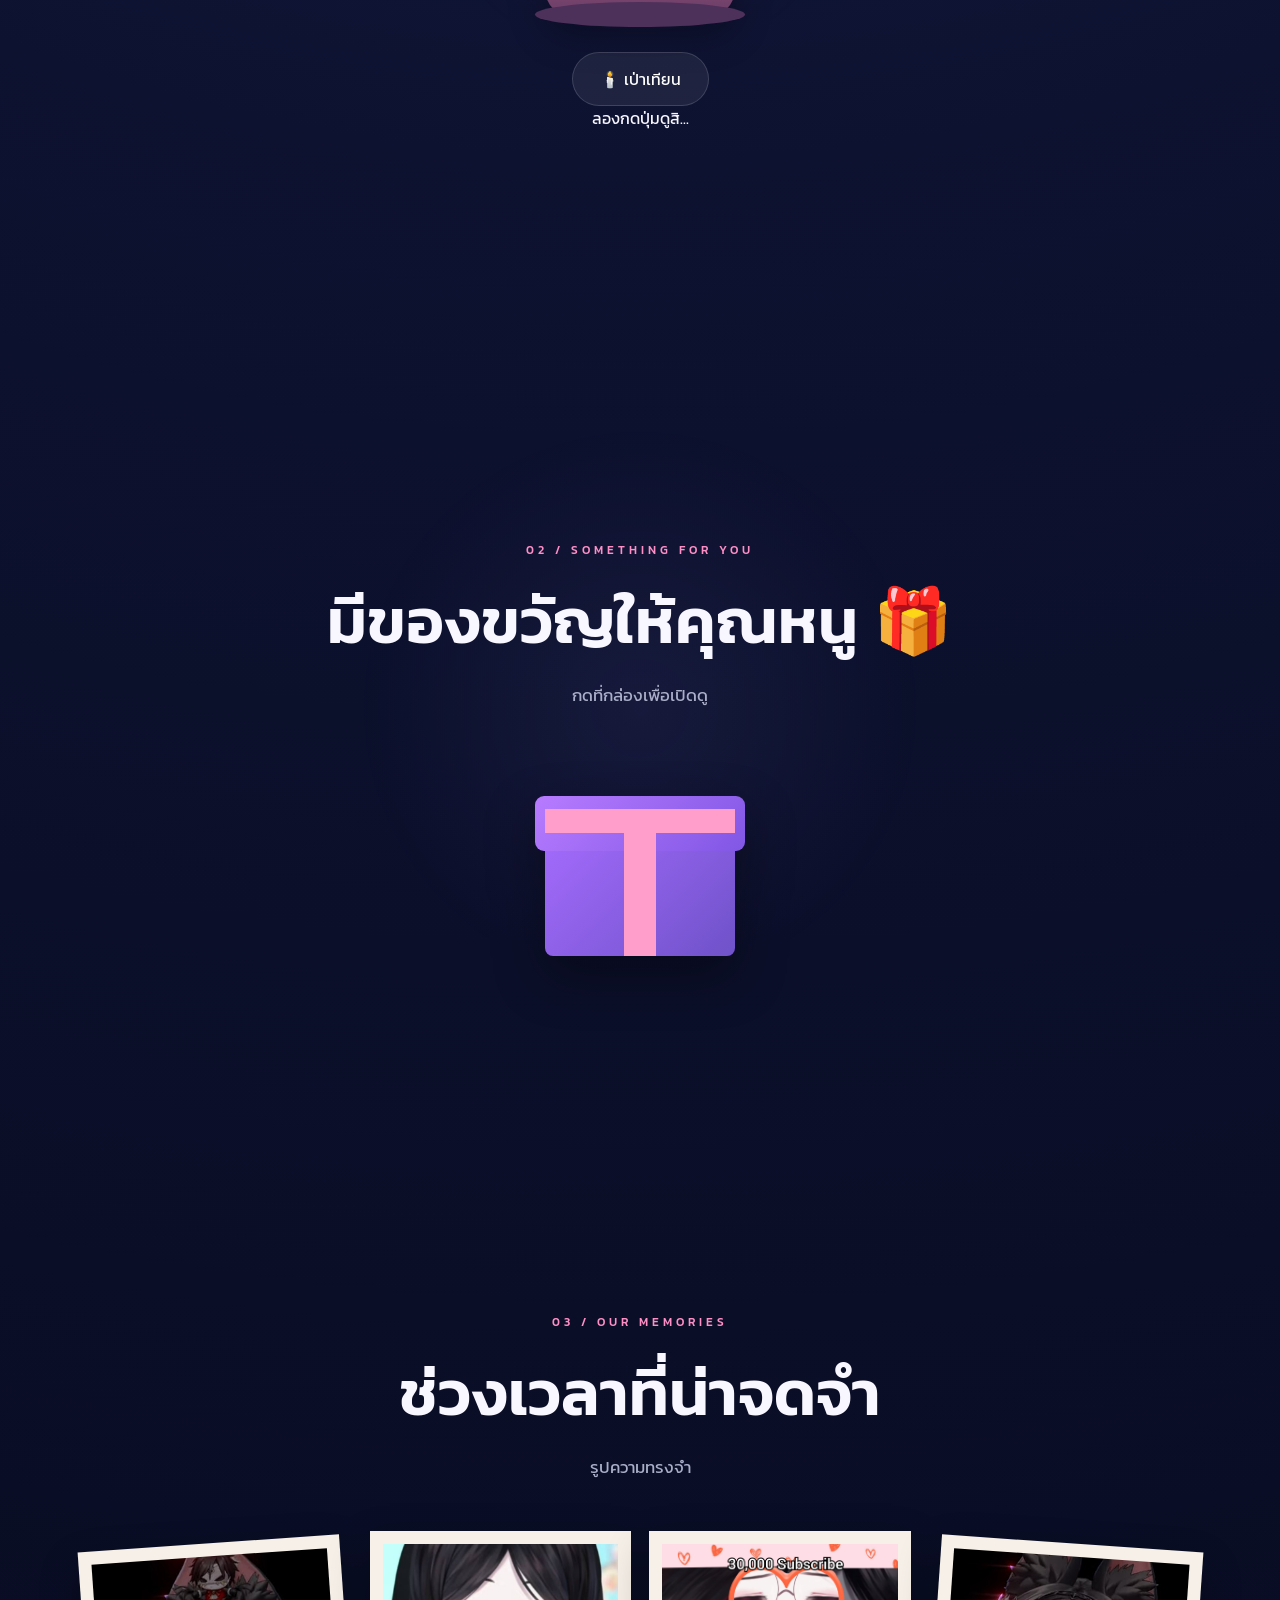
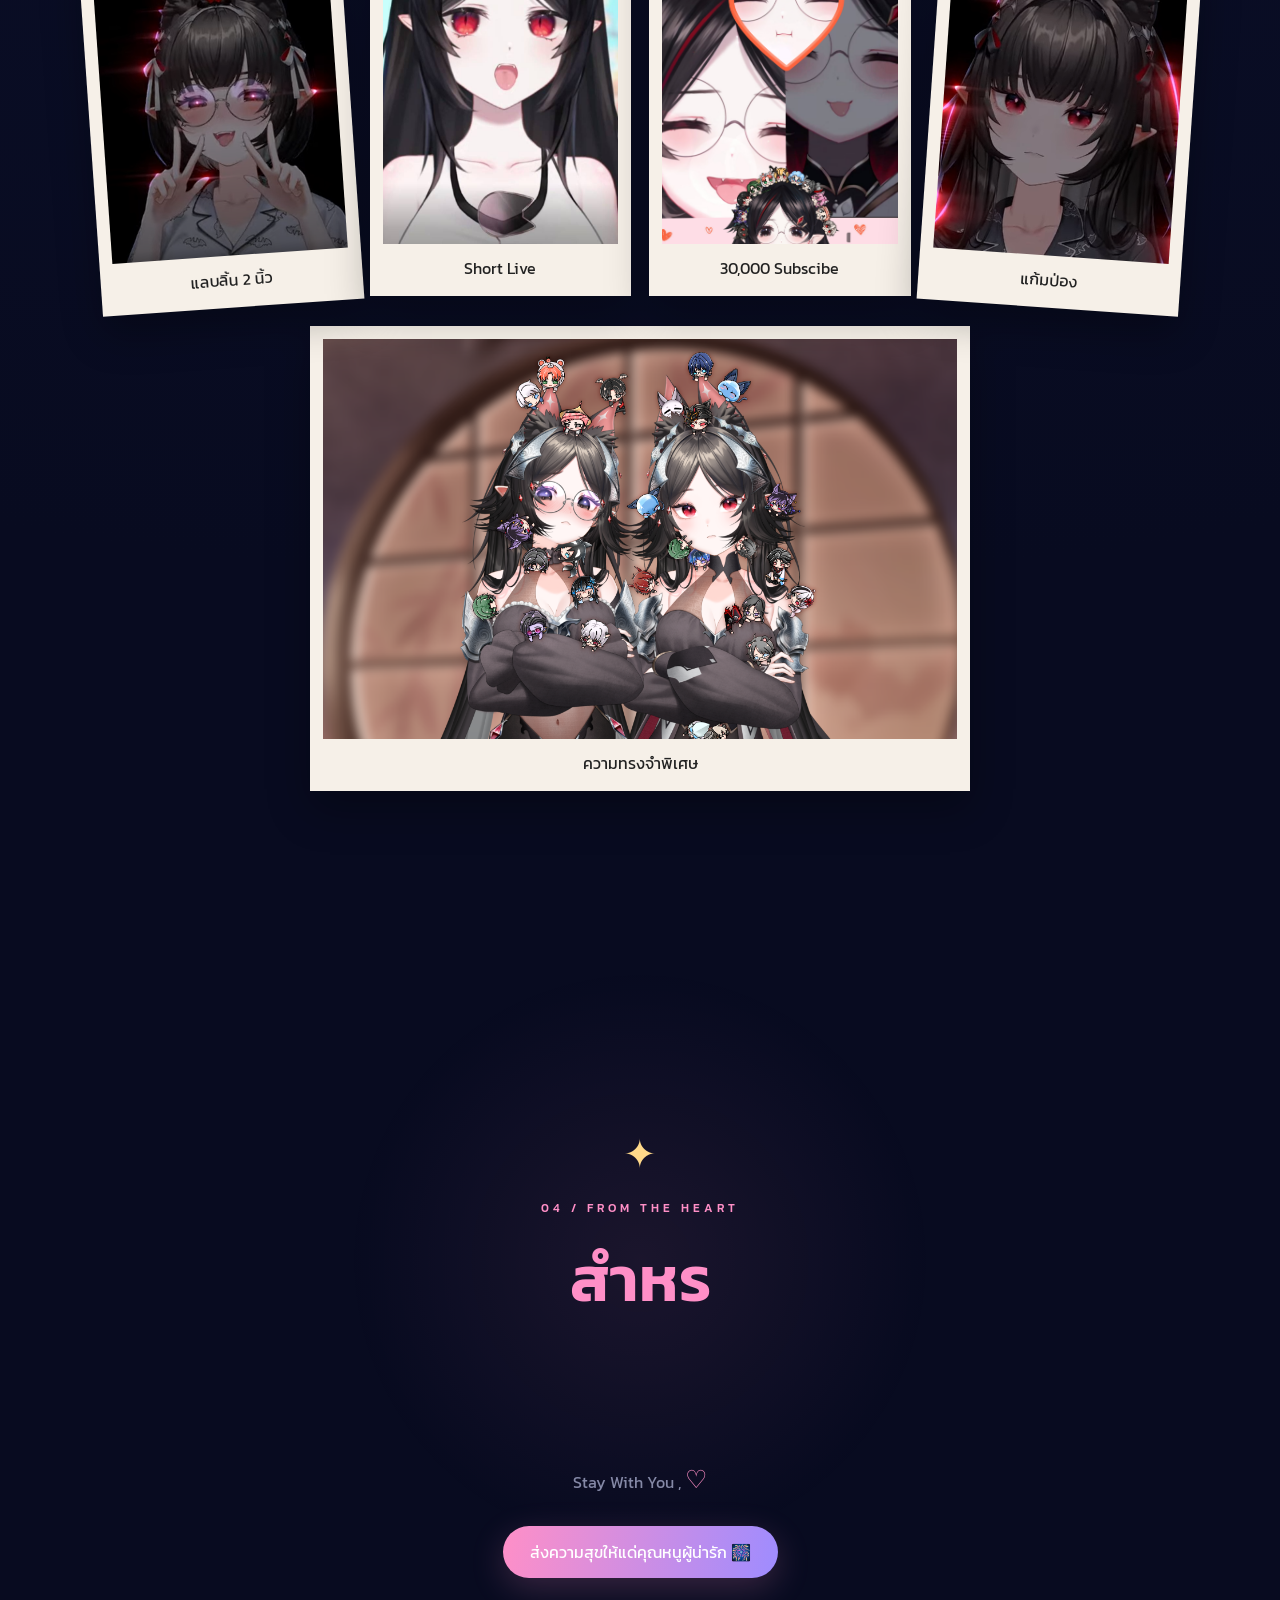
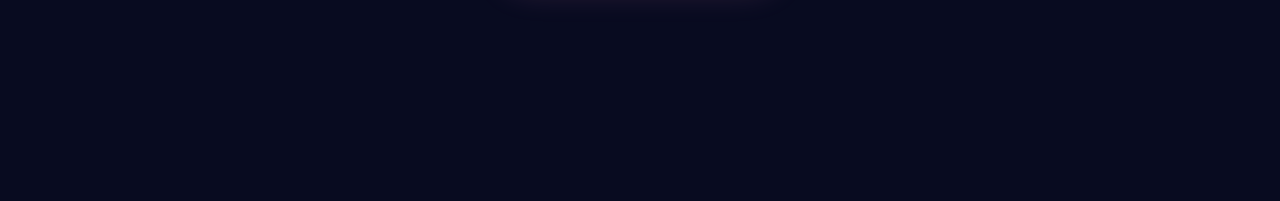
<file: Gift_HanamiLay/Gift_page.html>
</html><!DOCTYPE html>
<html lang="th">
<head>
  <meta charset="UTF-8">
  <!-- <meta name="viewport" content="width=device-width, initial-scale=1.0"> -->
  <title>Happy Birthday ✨</title>
  <link rel="preconnect" href="https://fonts.googleapis.com">
  <link rel="preconnect" href="https://fonts.gstatic.com" crossorigin>
  <link href="https://fonts.googleapis.com/css2?family=Kanit:wght@300;400;500;600&family=Playfair+Display:wght@500;600;700&display=swap" rel="stylesheet">
  <link rel="stylesheet" href="style.css">
</head>
<body>
  <nav>
    <a href="" class="logo no-copy"><h2 class="logo">Hanami<span>Lay</span></h2></a>
    <ul>
      <li><a href="../Main_page/indexmo.html">หน้าแรก</a></li>
      <li><a href="../Contact_Me/index_about.html">ช่องทางการติดตามฉัน</a></li>
      <li><a href="../About_ME/About__me.html">เกี่ยวกับฉัน</a></li>
    </ul>
  </nav>
  <div id="stars"></div>
  <div class="cursor-glow"></div>

  <button class="music-btn" id="musicBtn" aria-label="เปิดหรือปิดเพลง">♫</button>
  <audio id="bgMusic" loop>
    <!-- ใส่ไฟล์เพลงของคุณเป็น music.mp3 ไว้ในโฟลเดอร์เดียวกับ index.html -->
    <source src="HappyBirthdayRetro.mp3" type="audio/mpeg">
  </audio>

  <main>
    <!-- HERO -->
    <section class="hero" id="home">
      <div class="hero-content">
        <p class="eyebrow">A LITTLE SURPRISE FOR YOU</p>
        <h1>วันนี้มีบางอย่าง<br><span>พิเศษกว่าทุกวัน</span></h1>
        <p class="hero-sub">พร้อมเปิดเซอร์ไพรส์หรือยัง?</p>
        <button class="primary-btn" id="startBtn">เปิดเซอร์ไพรส์ ✨</button>
      </div>
      <div class="scroll-hint">SCROLL TO EXPLORE <span>↓</span></div>
    </section>

    <!-- BIRTHDAY -->
    <section class="birthday section-hidden" id="birthday">
      <div class="section-label">01 / THE SPECIAL DAY</div>
      <h2>Happy Birthday</h2>
      <p class="section-intro">ขอให้วันนี้เต็มไปด้วยรอยยิ้มและความสุข 🎂</p>

      <div class="cake-area">
        <div class="cake-glow"></div>
        <div class="cake">
          <div class="candle candle-1"><i></i></div>
          <div class="candle candle-2"><i></i></div>
          <div class="candle candle-3"><i></i></div>
          <div class="icing"></div>
          <div class="cake-top"></div>
          <div class="cake-body"></div>
          <div class="cake-bottom"></div>
        </div>
      </div>

      <button class="secondary-btn" id="blowBtn">🕯️ เป่าเทียน</button>
      <p class="tiny-note" id="candleNote">ลองกดปุ่มดูสิ...</p>
    </section>

    <!-- GIFT -->
    <section class="gift-section section-hidden" id="gift">
      <div class="section-label">02 / SOMETHING FOR YOU</div>
      <h2>มีของขวัญให้คุณหนู 🎁</h2>
      <p class="section-intro">กดที่กล่องเพื่อเปิดดู</p>

      <button class="gift-box" id="giftBtn" aria-label="เปิดกล่องของขวัญ">
        <div class="lid"></div>
        <div class="box"></div>
        <div class="ribbon-v"></div>
        <div class="ribbon-h"></div>
        <div class="gift-sparkles">✦</div>
      </button>

      <div class="gift-message" id="giftMessage">
        <div class="message-card">
          <span>💌</span>
          <h3>ข้อความพิเศษ</h3>
          <p>ขอให้ทุกสิ่งที่ตั้งใจไว้ค่อย ๆ กลายเป็นจริง<br>
          และมีเรื่องดี ๆ เข้ามาในชีวิตเยอะ ๆ ครับ ขอบคุณช่วงเวลาดี ๆ 
          ที่ได้รู้จักคุณหนูมา 3 กับอีก 5 เดือนคุณหนูเป็นหนึ่งในความสุขของผมครับ </p>
        </div>
      </div>
    </section>

    <!-- MEMORIES -->
    <section class="memories section-hidden" id="memories">
      <div class="section-label">03 / OUR MEMORIES</div>
      <h2>ช่วงเวลาที่น่าจดจำ</h2>
      <p class="section-intro">รูปความทรงจำ</p>

      <div class="gallery">
        <div class="photo-card tilt-left">
          <img src="Capture_1.png" alt="Memory">
          <p>แลบลิ้น 2 นิ้ว</p>
        </div>
        <div class="photo-card featured">
          <img src="Boo.jpg" alt="Memory">
          <p>Short Live</p>
        </div>
        <div class="photo-card featured">
          <img src="30KHL.jpg" alt="Memory 4">
          <p>30,000 Subscibe</p>
        </div>
        <div class="photo-card tilt-right">
          <img src="Capture_2.png" alt="Memory">
          <p>แก้มป่อง</p>
        </div>
        <div class="photo-card large-photo">
          <img src="duo2.png" alt="Memory 5">
          <p>ความทรงจำพิเศษ</p>
        </div>
      </div>
    </section>

    <!-- FINAL MESSAGE -->
    <section class="final-message section-hidden" id="final">
      <div class="stars-big">✦</div>
      <div class="section-label">04 / FROM THE HEART</div>
      <h2 id="typingTitle"></h2>
      <p class="typing-text" id="typingText"></p>
      <div class="signature">Stay With You , <span>♡</span></div>
      <button class="primary-btn" id="fireworkBtn">ส่งความสุขให้แด่คุณหนูผู้น่ารัก 🎆</button>
    </section>
  </main>

  <div class="confetti-container" id="confetti"></div>
  <div class="toast" id="toast">Happy Birthday! 🎂✨</div>

  <script src="script.js"></script>
</body>
</html>
</file>
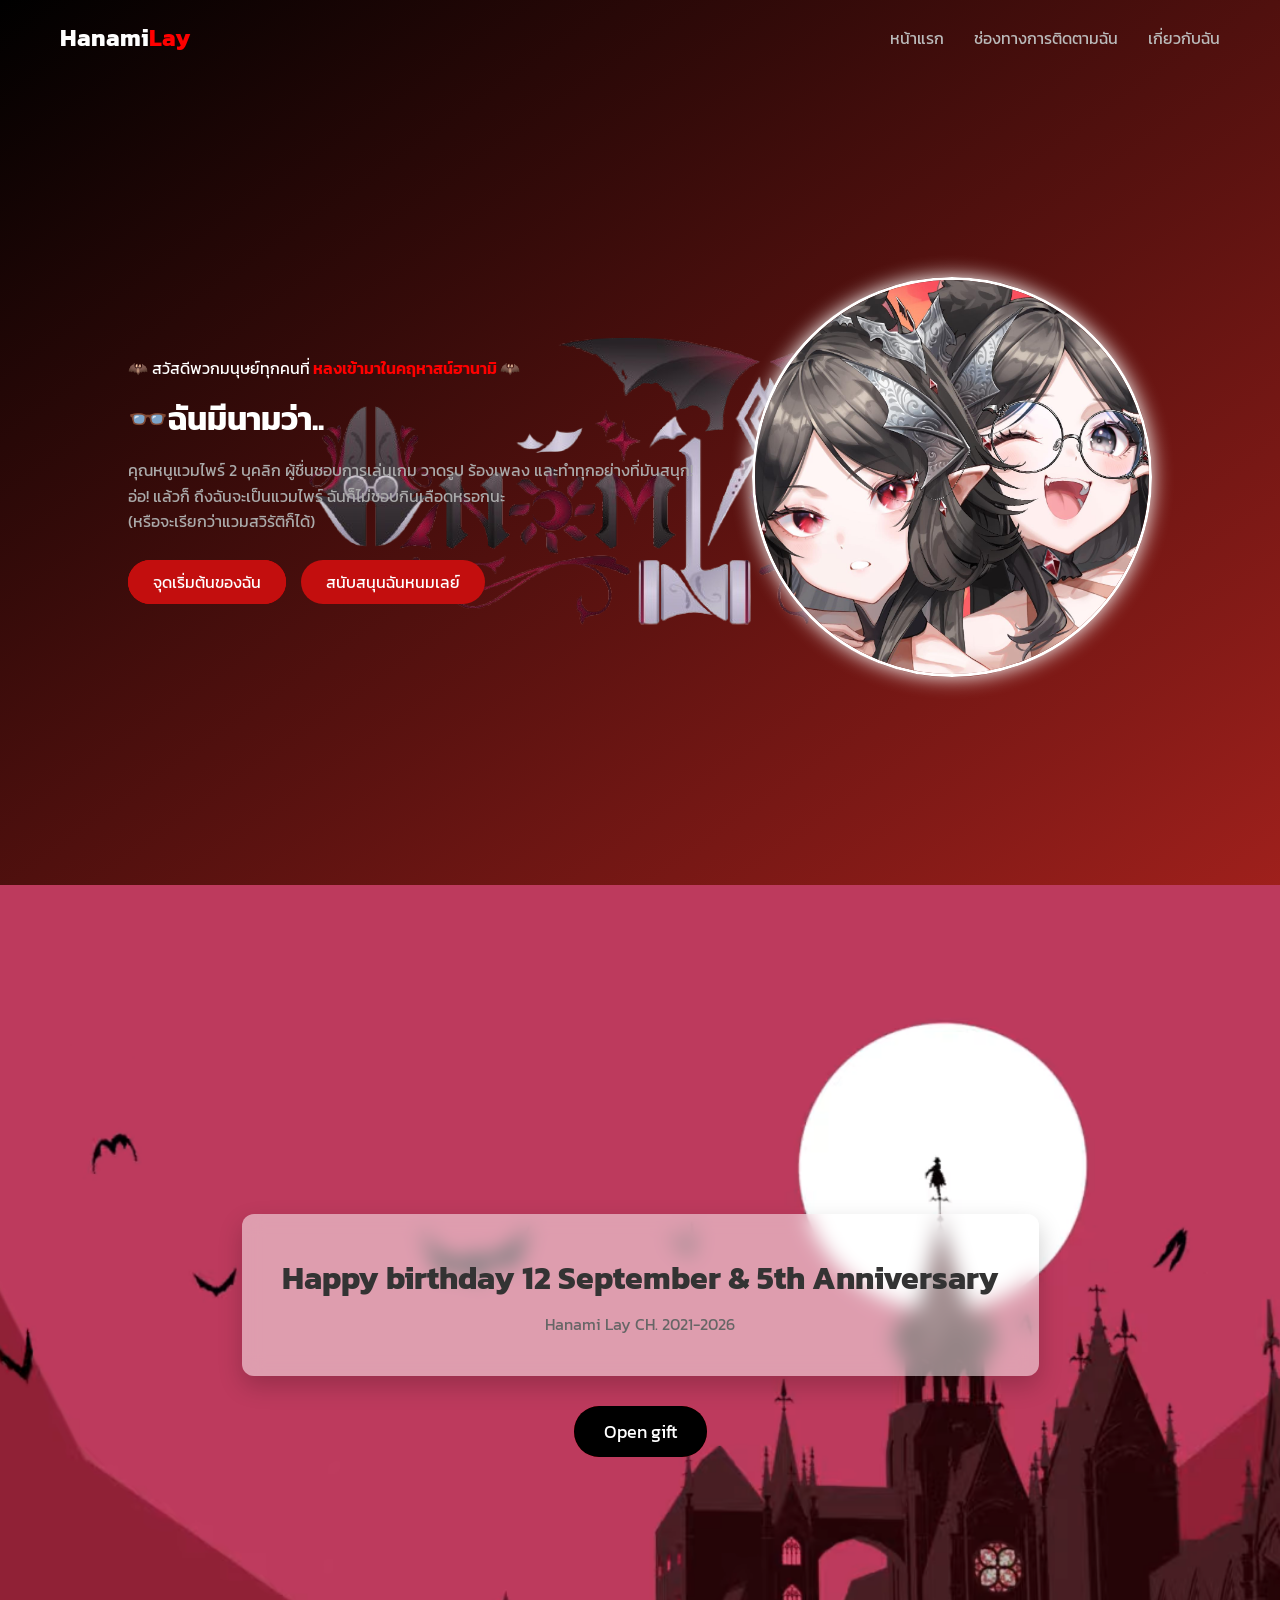
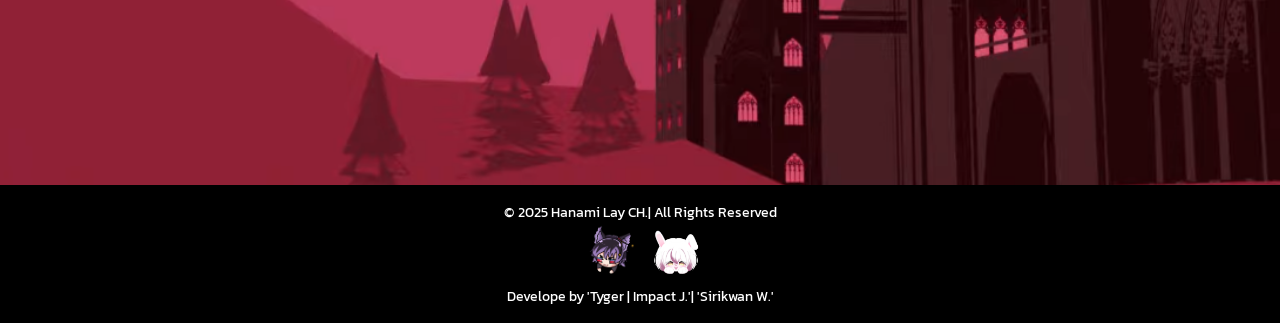
<file: Main_page/indexmo.html>
<!DOCTYPE html>
<html lang="th">
<head>
  <meta charset="UTF-8">
  <!-- <meta name="viewport" content="width=device-width, initial-scale=1.0"> -->
  <title>Hanami Lay | Main</title>
  <link rel="stylesheet" href="stylemo.css">
</head>
<body>
  <nav>
    <a href="" class="logo no-copy"><h2 class="logo">Hanami<span>Lay</span></h2></a>
    <ul>
      <li><a href="indexmo.html">หน้าแรก</a></li>
      <li><a href="../Contact_Me/index_about.html">ช่องทางการติดตามฉัน</a></li>
      <li><a href="../About_ME/About__me.html">เกี่ยวกับฉัน</a></li>
    </ul>
  </nav>
  <div class="clogo">
    <img src="Logo_HnonLay_moveBG.png" alt="Not Found Logo-background" class="logo-bg  ">
  </div>
  <section class="hero">
    <div class="text-box">
      <p>🦇 สวัสดีพวกมนุษย์ทุกคนที่<span class="name"> หลงเข้ามาในคฤหาสน์ฮานามิ 🦇</span></p>
      <h1>👓<span id="typing"></span></h1>
      <p class="desc">
        คุณหนูแวมไพร์ 2 บุคลิก ผู้ชื่นชอบการเล่นเกม วาดรูป ร้องเพลง และทำทุกอย่างที่มันสนุก!
        อ่อ! แล้วก็ ถึงฉันจะเป็นแวมไพร์ ฉันก็ไม่ชอบกินเลือดหรอกนะ <br>(หรือจะเรียกว่าแวมสวิรัติก็ได้)
      </p>
      <div class="buttons">
        <a href="../Prodution/index.html" class="btn primary">จุดเริ่มต้นของฉัน</a>
        <a href="https://easydonate.app/hanamilaych"target="_blank" class="btn connected">สนับสนุนฉันหนมเลย์</a>
      </div>
    </div>

    <div class="profile">
      <a href="https://www.youtube.com/@HanamiLayCH"target="_blank"><img src="profile_hnomlay.jpg" alt="Profile"></a>
    </div>
  </section>
  <div  class="Bg-castle">
    <div class="container ">
    <h1>Happy birthday 12 September & 5th Anniversary</h1>
    <p>Hanami Lay CH. 2021-2026</p>
    </div>
    
     <a href="../Gift_HanamiLay/Gift_page.html"class="btn preorder-btn">Open gift</a>
  </div>
<footer>
    <p>© 2025 Hanami Lay CH.| All Rights Reserved</p>
    <img src="tyger.PNG" alt="" class="img_maime">
    <img src="LILAX.png" alt="" class="img_lilax">
    <p>Develope by 'Tyger | Impact J.'| 'Sirikwan W.' </p>
</footer>
  <script src="scriptmo.js"></script>
</body>
</html>
</file>
<file: First_style.css>
@import url('https://fonts.googleapis.com/css2?family=Kanit:ital,wght@0,100;0,200;0,300;0,400;0,500;0,600;0,700;0,800;0,900;1,100;1,200;1,300;1,400;1,500;1,600;1,700;1,800;1,900&family=Poppins:ital,wght@0,100;0,200;0,300;0,400;0,500;0,600;0,700;0,800;0,900;1,100;1,200;1,300;1,400;1,500;1,600;1,700;1,800;1,900&display=swap');

*{
    font-family: Poppins,kanit;
    box-sizing: border-box;
    margin: 0;
    padding: 0;
}
body{
    height: 100%;
    margin: 0;
}
.hero{
    display: flex;
    justify-content: center;
    align-items: center;
    flex-direction: column;
    background: url(Quiz_img.jpg) fixed no-repeat ;
    background-position: center;
    background-size: cover;
    color: #fff;
    min-height: 100vh;
    transition: background-image 3.5s ease-in-out;
}
.container{
    text-align: center;
    background: #fff transparent;
    backdrop-filter: blur(7px);
    box-shadow: 0 0 10px rgba(0, 0, 0,0.2);
    padding: 40px;
    border: 2px solid rgba(255, 250, 255, 0.2);
    border-radius: 45px;
    box-shadow: 0 8px 25px rgba(0,0,0,0.2);
    width: 90%;
    max-width: 600px;
    font-weight: bold;
    transition: background-color 4s ease-out;
    animation: Fade 0.9s ease-in-out ;
}
.container h1{
    color: #fff;
    margin-bottom: 30px;
}
.container p {
    text-align: left;
    margin: 0;
}
.container input{
    background: transparent;
    outline: none;
    width: 100%;
    font-size: large;
    margin-bottom: 20px;
    border-radius: 45px;
    color: #fff;
    padding: 15px 35px 15px 15px;
    border: 2px solid rgba(255, 255, 255, 0.2);
}

.container input::placeholder{
    color: #fff;
    font-weight: 600;
}
button{
    position: relative;
    width: 100%;
    background-color: #c30e0e;;
    color: rgb(0, 0, 0);
    font-size: 20px;
    font-weight: bold;
    margin-bottom: 10px;
    border-radius: 45px;
    padding-top: 15px;
    padding-bottom: 15px;
    border: none;
    text-decoration: none;
    transition: background-color 0.5s ease, color 0.4s ease;
    z-index: 0;
}
button::after{
  position: absolute;
  content: "";
  z-index: -1;
  width: 100%;
  height: 100%;
  left: 0;
  top: 0;
  background-color: #c30e0e;
  border-radius: 45px;
} 
button::before{
  content: "";
  background:linear-gradient(
    45deg,
    #FF0000,#FF7300,#FFFB00,#48FF00,
    #00FFD5,#002BFF,#FF00C8,#FF0000
    );
    position: absolute;
    top: -2px;
    left: -2px;
    background-size: 600%;
    z-index: -1;
    width: calc(100% + 4px);
    height: calc(100% + 4px);
    filter: blur(8px);
    animation: glowing 20s linear infinite;
    transition: opacity 0.3s ease-in-out;
    border-radius: 30px;
    opacity: 0;
}
@keyframes glowing {
  0% {background-position: 0 0;}
  50% {background-position: 400% 0;}
  100% {background-position: 0 0;}
}
button:hover::before {
  opacity: 1;
}
button:hover::after{
    background-color: rgb(0, 0, 0);
}
.container button:hover{
     background-color: rgb(0, 0, 0);
     color: white;
     cursor: pointer;
}
button:active::after{
    background: transparent;
}
button a{
    text-decoration: none;
    color: #fff;
}
/* .Show-box{
    width: 100%;
    background-color: rgb(247, 138, 138);
    color: red;
    margin-bottom: 10px;
    border-radius: 8px;
    padding-top: 0.25px;
    padding-bottom: 0.25px;
    border: 0px ;
} */
.error {
    color: rgb(160, 5, 5);
    background-color: rgba(250, 143, 143, 0.7);
    border: solid 1px rgb(128, 54, 54);
    border-radius: 45px;
    padding: 15px 35px 15px 15px;
    font-weight: 100;
    transition: background-color 0.5s ease, color 0.5s ease; 
}
.success {
    color: rgb(42, 110, 42);
    background-color: rgba(180, 206, 178, 0.7);
    border: solid 1px rgb(71, 119, 71);
    border-radius: 45px;
    padding: 15px 35px 15px 15px;
    font-weight: 100;
    transition: background-color 0.8s ease, color 0.8s ease;
}
/* .Show-success{
    background-color: rgb(143, 243, 168);
    color: rgb(1, 32, 1);
    width: 100%;
    margin-bottom: 10px;
    border-radius: 8px;
    padding-top: 0.25px;
    padding-bottom: 0.25px;
    border: 0px ;
} */
 /* ------------ Quiz ----------------- */
 .quiz-container{
    text-align: center;
    background: #fff transparent;
    backdrop-filter: blur(7px);
    box-shadow: 0 0 10px rgba(0, 0, 0,0.2);
    padding: 40px;
    border: 2px solid rgba(255, 250, 255, 0.2);
    border-radius: 45px;
    box-shadow: 0 8px 25px rgba(0,0,0,0.2);
    width: 90%;
    margin-top: 50px;
    max-width: 700px;
    font-weight: bold;
    animation: Fade2 0.9s ease-in-out ;
}
@keyframes Fade {
  0% { 
    opacity: 0 ;
    transform: translateY(40%);
  }
  50%  
  { 
    opacity: 0.5;
  }
  100% { 
    opacity: 1;
    transform: translateY(0%);
  }
    }
@keyframes Fade2 {
  0% { 
    opacity: 0 ;
    transform: translateY(8%);
  }
  50%  
  { 
    opacity: 0.5;
  }
  100% { 
    opacity: 1;
    transform: translateY(0%);
  }
    }
.quiz-container h2{
    background-color: rgba(255, 174, 174, 0.4) ;
    border-radius: 45px;
    color: rgb(94, 3, 3);
    padding: 15px;
    margin: 15px;
}
.quiz-container .btn:hover{
    color: #ffffff;
}
.quiz-container .btn:hover::after{
    background-color: rgb(31, 0, 0);
}
.result p{
    margin-bottom: 15px;
    font-size: 20px;
}
.hidden {
  display: none;
}
footer {
  text-align: center;
  padding: 1rem;
  color: #fff;
  background: #000000;
  font-size: 0.9rem;
  /* position: fixed; */
}
</file>
<file: Prodution/Main_Style.css>
@import url('https://fonts.googleapis.com/css2?family=Kanit:ital,wght@0,100;0,200;0,300;0,400;0,500;0,600;0,700;0,800;0,900;1,100;1,200;1,300;1,400;1,500;1,600;1,700;1,800;1,900&family=Poppins:ital,wght@0,100;0,200;0,300;0,400;0,500;0,600;0,700;0,800;0,900;1,100;1,200;1,300;1,400;1,500;1,600;1,700;1,800;1,900&display=swap');
* {
  box-sizing: border-box;
  margin: 0;
  padding: 0;
}

body {
  background: linear-gradient(to bottom right ,#a0201c,#ffffff) fixed no-repeat;
  color: white;
  overflow-x: hidden;
  font-family: kanit ;
  /* font-weight: 350; */
}
.logo-bg{
  position: absolute;
  top: 25%;
  left: 25%;
  text-align: center;
  z-index: -1;
  animation: Fade2 1.5s ease;
}
@keyframes Fade2 { 
  0% { 
    opacity: 0 ;
    transform: translateY(-100%);
  }
  50%  
  { 
    opacity: 1;
  }
  100% { 
    opacity: 1;
    transform: translateY(0%);
  }
    }
/* ---------- Navbar ---------- */
nav {
  display: flex;
  justify-content: space-between;
  align-items: center;
  padding: 20px 60px;
  background: #000000;
}

nav .logo {
  font-size: 24px;
  color: white;
  cursor: default;
  text-decoration: none;
}
nav .logo span {
  color: red;
}
.logo:hover {
  color: #ff0000;
}
.logo span:hover {
  color: #fff;
}
nav ul {
  display: flex;
  gap: 30px;
  list-style: none;
}

nav ul li a {
  text-decoration: none;
  color: #bbb;
  transition: 0.3s;
}

nav ul li a:hover {
  color: red;
}
/* ส่วนหัว */
.gallery h2 {
  text-align: center;
  margin-bottom: 20px;
  font-size: 2.2rem;
  text-shadow: 0 0 10px #000000;
}

/* 🔹 GALERIA 🔹 */
.gallery {
  margin-top: 50px;
  overflow: hidden;
  animation: Fade 1.5s ease;
}

.slider {
  width: 100%;
  height: 600px; 
  position: relative;
  animation: Fade 1.5s ease;
}

.slide-track {
  display: flex;
  width: max-content;
  gap: 0;
}
.row-left {
  animation: scroll-left 35s linear infinite;
}
.row-right {
  animation: scroll-right 35s linear infinite;
}
.slide-track img {
  width: 420px;
  height: 250px;
  margin: 10px 10px;
  border-radius: 12px;
  object-fit: cover;
  box-shadow: 0 0 10px rgba(255, 255, 255, 0.3);
}
.row-left {
  margin-bottom: 30px;
}

.row-right {
  margin-top: 30px;
}
/* .slide-track img:hover {
  transform: scale(1.1);
  box-shadow: 0 0 20px #ff0040;
} */

/* แอนิเมชันเลื่อนสวนกัน */
/* @keyframes scroll {
  0% { transform: translateX(0); }
  100% { transform: translateX(-100%); } ถ้าจอเรา -131%
} */
 @keyframes scroll-left {
  0% {
    transform: translateX(0);
  }

  100% {
    transform: translateX(-48%);
  }
}
@keyframes scroll-right {
  0% {
    transform: translateX(-45%);
  }

  100% {
    transform: translateX(0);
  }
}

@keyframes Fade { 
  0% { 
    opacity: 0 ;
    transform: translateY(5%);
  }
  50%  
  { 
    opacity: 1;
  }
  100% { 
    opacity: 1;
    transform: translateY(0%);
  }
    }
    
.personal h2 {
  text-align: center;
  margin-bottom: 20px;
  font-size: 2.2rem;
  text-shadow: 0 0 10px #000000;
}

/* 🔹 PERSONAL 🔹 */
.personal {
  margin-top: 80px;
  padding: 40px 10%;
  animation: Fade 1.5s ease;
}

.cards {
  display: flex;
  justify-content: center;
  flex-wrap: wrap;
  gap: 25px;
}

.card {
  background:transparent;
  width: 320px;
  border-radius: 20px;
  overflow: hidden;
  text-align: center;
  transition: all 0.3s ease;
}

.card img {
  width: 100%;
  height: 200px;
  object-fit: cover;
}
.card > div.images {
  display: flex;
  justify-content: center;
  margin-bottom: 10px;
}

.card:hover {
  transform: scale(1.05);
  box-shadow: 0 0 25px #940303, 0 0 40px #7a0101;
}

.card h3 {
  margin: 10px 15px 0 15px;
  color: #dd0a0a;
  text-shadow: 0px 0px 4px #fcfafa;
  font-size: 1.4rem;
}

.card p {
  font-size: 0.9rem;
  padding: 10px;
  color: #222;
}

.border{
  height: 100%;
  background: rgb(0, 0, 0,0.2);
  border-radius: 20px;
  box-shadow: 0 0 10px rgba(255, 0, 0, 0.1);
}

.video-container h2 {
  text-align: center;
  margin-bottom: 20px;
  font-size: 2.2rem;
  text-shadow: 0 0 10px #000000;
}

.video-container {
  margin: 20px 0 20px 0;
  }

.video-layout {
  display: flex;
  justify-content: center;
  flex-wrap: wrap;
  gap: 15px;
}

  .video-entity{
  width: 560px;
  height: 315px;
  border-radius: 20px;
  text-align: center;
}

.video-container iframe {
    width: 100%;
    height: 100%;
    border: none;
    border-radius: 12px;
    box-shadow: 0 0 30px rgba(0,0,0,0.5);
}

footer {
  text-align: center;
  padding: 1rem;
  background: #000000;
  font-size: 0.9rem;
  /* position: fixed; */
}
.img_maime{
  width: 5.5%;
  height: 10%;
}
.img_lilax{
  width: 4%;
  height: 4%;
}
.no-copy {
    user-select: none;
}
</file>
<file: About_ME/About_ME.css>
@import url('https://fonts.googleapis.com/css2?family=Kanit:ital,wght@0,100;0,200;0,300;0,400;0,500;0,600;0,700;0,800;0,900;1,100;1,200;1,300;1,400;1,500;1,600;1,700;1,800;1,900&family=Poppins:ital,wght@0,100;0,200;0,300;0,400;0,500;0,600;0,700;0,800;0,900;1,100;1,200;1,300;1,400;1,500;1,600;1,700;1,800;1,900&display=swap');
* {
  box-sizing: border-box;
  margin: 0;
  padding: 0;
  text-align: center;
}

body {
  background: linear-gradient(to top right ,#161515,#e22f2f) fixed no-repeat;
  /* color: rgb(239, 220, 220); */
  overflow-x: hidden;
  height: 100%;
  font-family: kanit ;
  color: #fbf7f7;
  /* font-weight: 350; */
}
header{
  margin-top: 80px;
  padding: 0px 10%;
  animation: Fade 2.1s ease;
}
.clogo{
  display: flex ;
  justify-content: center;
  
}
.logo-bg{
  position: absolute;
  /* top: 50%;
  left: 28%; */
  z-index: -1;
  animation: Fade2 1.5s ease;
}
@keyframes Fade { 
  0% { 
    opacity: 0 ;
    transform: translateY(40%);
  }
  50%  
  { 
    opacity: 1;
  }
  100% { 
    opacity: 1;
    transform: translateY(0%);
  }
    }

@keyframes Fade2 { 
  0% { 
    opacity: 0 ;
    transform: translateY(-100%);
  }
  50%  
  { 
    opacity: 1;
  }
  100% { 
    opacity: 1;
    transform: translateY(0%);
  }
    }
/* ---------- Navbar ---------- */
nav {
  display: flex;
  justify-content: space-between;
  align-items: center;
  padding: 20px 60px;
  background: #000000;
}

nav .logo {
  font-size: 24px;
  color: white;
  cursor: default;
  text-decoration: none;
}
nav .logo span {
  color: red;
}
.logo:hover {
  color: #ff0000;
}
.logo span:hover {
  color: #fff;
}
nav ul {
  display: flex;
  gap: 30px;
  list-style: none;
}

nav ul li a {
  text-decoration: none;
  color: #bbb;
  transition: 0.3s;
}

nav ul li a:hover {
  color: red;
}

/* -------------------------------------------------------------- */
/* --------- ตัวแปรสี / พื้นฐาน --------- */
:root{
  --bg: #fbf7f7;        /* สีพื้นหลังหน้า */
  --card: #732828;      /* สีพื้นของการ์ด/บล็อก */
  --muted: #6b7280;     /* สีตัวอักษรรอง */
  --accent: #2b6cb0;    /* สีเน้น (ถ้าต้องการ) */
  --shadow: rgba(6, 6, 6, 0.651);
  --radius: 18px;       /* ความโค้งของมุมการ์ด */
  --container-max: 1100px;
  --gutter: 18px;
}

/* --------- คอนเทนเนอร์กลางของหน้า --------- */
.page{
  max-width: var(--container-max);
  margin: 28px auto;
  padding: 20px;
}

.hero{
  margin-top: 18px;
  display: grid;
  grid-template-columns: 1fr;
  gap: 12px;
}


/* --------- แบนเนอร์แถวกว้างกลางหน้า --------- */
.banner{
  margin-top: 18px;
  height: 430px;
  background: var(--card);
  border-radius: 22px;
  box-shadow: 0 6px 18px var(--shadow);
  font-weight: 600;
}
.banner .color{
  padding-top: 20px;
}
.banner p{
  text-align: left;
  margin: 0 50px;
  text-shadow: 0 0 10px black;
}
.banner h2{
  text-shadow: 0 0 10px black;
}
.banner span{
  color: red;
  text-shadow: 0 0 10px black;
}
/* --------- กริด 3 คอลัมน์ (บล็อกกลาง) --------- */
.blocks{
  margin-top: 22px;
  display: grid;
  grid-template-columns: repeat(3, 1fr);
  gap: var(--gutter);
}

/* การ์ดทั่วไปที่ใช้ในกริด */
.card{
  background: var(--card);
  min-height: 160px;
  border-radius: var(--radius);
  padding: 14px;
  box-shadow: 0 6px 18px var(--shadow);
}
.card p{
  text-align: left;
}

/* --------- แถวล่าง 2 คอลัมน์ (กล่องใหญ่) --------- */
.bottom{
  margin-top: 22px;
  display: grid;
  grid-template-columns: 1fr 1fr;
  gap: var(--gutter);
}

.bigcard{
  min-height: 180px;
  border-radius: var(--radius);
  padding: 18px;
  background: var(--card);
  box-shadow: 0 6px 18px var(--shadow);
}

.bigcard h3{ 
  margin-top:0; 
}
.bigcard p{
  text-align: left;
}

footer {
  text-align: center;
  padding: 1rem;
  background: #000000;
  font-size: 0.9rem;
  color: #ffffff;
  /* position: fixed; */
}
.blackcolor{
  color: #000000;
  text-shadow: 0 0 10px #ffffff;
}

.color{
  color: #000000;
  text-shadow: 0 0 10px #ffffff;
}

.img_maime{
  width: 5.5%;
  height: 10%;
}
.img_lilax{
  width: 4%;
  height: 4%;
}
.no-copy {
    user-select: none;
}
</file>
<file: Contact_Me/style_about.css>
@import url('https://fonts.googleapis.com/css2?family=Kanit:ital,wght@0,100;0,200;0,300;0,400;0,500;0,600;0,700;0,800;0,900;1,100;1,200;1,300;1,400;1,500;1,600;1,700;1,800;1,900&family=Poppins:ital,wght@0,100;0,200;0,300;0,400;0,500;0,600;0,700;0,800;0,900;1,100;1,200;1,300;1,400;1,500;1,600;1,700;1,800;1,900&display=swap');
*{
  font-family: Poppins,kanit;
  box-sizing: border-box;
  margin: 0;
  padding: 0;
  text-align: center;
}
html, body {
  height: 100%;
  font-family: "Kanit";
}
/* ---------- Navbar ---------- */
nav {
  display: flex;
  justify-content: space-between;
  align-items: center;
  padding: 20px 60px;
  background: #000000;
}
nav .logo {
  font-size: 24px;
  color: white;
  cursor: default;
  text-decoration: none;
}
nav .logo span {
  color: red;
}
.logo:hover {
  color: #ff0000;
}
.logo span:hover {
  color: #fff;
}
nav ul {
  display: flex;
  gap: 30px;
  list-style: none;
}

nav ul li a {
  text-decoration: none;
  color: #bbb;
  transition: 0.3s;
}

nav ul li a:hover {
  color: red;
}
.hero {
  width: 100%;
  height: 100vh;
  display: flex;
  justify-content: center;
  padding-top: 150px;
  background-image: url('Wallpaper_filter.png') ; 
  background-size: cover;
  background-position: fixed;
  background-repeat: no-repeat;
  transition: background-image 0.7s ease-in-out;
}
.container  {
  background:rgba(0, 0, 0, 0.2);
  display: flex;
  position: absolute;
  /* top: 20%;
  left:33%; */
  /* transform: translate(-50%, -50%); */
  backdrop-filter: blur(2px);
  box-shadow: 0 0 10px rgba(0, 0, 0,0.2);
  padding: 40px;
  border: 2px solid rgba(255, 250, 255, 0.2);
  border-radius: 45px;
  width: 80%;
  max-width: 475px;
  animation: Fade2 0.9s ease-in-out ;
}
.Social-icon {
  flex-direction: column;
  justify-content: center;
  text-shadow: 0 2px 8px rgba(0,0,0,0.6);
  width: 100%;
}
.Social-item {
  display: flex;
  align-items: center;
  color: #fff;
  margin-bottom: 25px;
  gap: 15px;
}
.Social-item a{
  color: #ffffff;
  font-size: 25px;
  text-align: center;
  width: 400px;
  text-decoration: none;
  transition: color 0.3s ease, transform 0.5s ease;
}
.Social-item:hover{
  
  color: #ff9c9c;
  /* transform: scale(1.05); */
}
.Social-item a:hover {
  color: #ff9c9c;
  transform: scale(1.25);
}
.style_icon{
  text-align: left;
  border: 2px solid rgb(255, 255, 255);
  border-radius: 50px;
  width: 45px;
  padding: 5px;
} 

.fa-discord::before{
    position: relative;
    right: 2px; bottom: 2px;
    font-size: 28px;
}
.side-slider{
  color: #fff;
  text-align: center;

 /* background-color: #fff; */
}
/* ---------- Toggle Switch ---------- */
.switch {
  position: relative;
  display: flex;
  width: 60px;
  height: 34px;
  margin-top: 20px;
  left: 325px;
}

.switch input {
  opacity: 0;
  width: 0;
  height: 0;
}

.slider {
  position: absolute;
  cursor: pointer;
  top: 0; left: 0; right: 0; bottom: 0;
  background: linear-gradient(to left ,black,#a0201c);
  transition: 0.4s;
  border-radius: 34px;
}

.slider:before {
  position: absolute;
  content: "";
  height: 26px; width: 26px;
  left: 4px; bottom: 4px;
  background-color: #ffa200;
  transition: 0.4s;
  border-radius: 50%;
}
input:checked + .slider {
  background: linear-gradient(to right ,black,#a0201c);
}

input:checked + .slider:before {
  transform: translateX(26px);
  background-color: #04052e;
}
/*-----------------class name active Java---------- */
.icon-Light {
  display: flex;
  align-items: center;
  color: #fff;
  margin-bottom: 25px;
  gap: 15px;
}
.icon-Light a{
  color: #ffffff;
  font-size: 25px;
  text-align: center;
  width: 400px;
  text-decoration: none;
  transition: color 0.3s ease, transform 0.5s ease;
}
.icon-Light:hover{
  color: #ffced6;
  transform: scale(1.05);
}
.icon-Light a:hover{
  border: 1px solid #ffced6;
  border-radius: 20px;
  color: #ffced6;
}
.icon-Dark {
  display: flex;
  align-items: center;
  color: #ffffff;
  margin-bottom: 25px;
  gap: 15px;
}
.icon-Dark a{
  color: #ffffff;
  font-size: 25px;
  text-align: center;
  width: 400px;
  text-decoration: none;
  transition: color 0.3s ease, transform 0.5s ease;
}
.icon-Dark:hover{
  color: #04052e;
  transform: scale(1.05);
}
.icon-Dark a:hover{
  border: 1px solid #04052e;
  border-radius: 20px;
  color: #04052e;
}
@keyframes Fade2 {
  0% { 
    opacity: 0 ;
    transform: translateY(5%);
  }
  50%  
  { 
    opacity: 0.5;
  }
  100% { 
    opacity: 1;
    transform: translateY(0%);
  }
}
@keyframes Fade {
  0% { 
    opacity: 0 ;
  }
  50%  
  { 
    opacity: 0.5;
  }
  100% { 
    opacity: 1;
  }
}
footer {
  text-align: center;
  padding: 1rem;
  background:linear-gradient(to bottom right ,#a0201c,#ffffff) fixed no-repeat;
  font-size: 0.9rem;
  /* position: fixed; */
}
.img_maime{
  width: 5.5%;
  height: 10%;
}
.img_lilax{
  width: 4%;
  height: 4%;
}
.no-copy {
    user-select: none;
}
</file>
<file: Gift_HanamiLay/style.css>
*{box-sizing:border-box;margin:0;padding:0}
:root{
  --bg:#080b20;--bg2:#101536;--text:#f8f6ff;--muted:#aaaec8;
  --pink:#ff8fc7;--purple:#9e8cff;--gold:#ffd98a;
}
html{
  scroll-behavior:smooth
}
body{
  font-family:'Kanit',sans-serif;
  background:radial-gradient(circle at 50% 0%,#20275c 0,#0d1230 35%,#080b20 75%);
  color:var(--text);
  overflow-x:hidden;
  min-height:100vh
}
body:before{content:"";
  position:fixed;inset:0;
  pointer-events:none;
  background:linear-gradient(120deg,rgba(255,143,199,.03),rgba(158,140,255,.03));
  z-index:-1
}
#stars,.cursor-glow{
  position:fixed;
  inset:0;
  pointer-events:none
}
#stars{
  z-index:0
}
.star{
  position:absolute;
  width:2px;
  height:2px;
  background:#fff;
  border-radius:50%;
  opacity:.5;
  animation:twinkle 2s infinite ease-in-out
}
@keyframes twinkle{
  50%{opacity:.1;
    transform:scale(.5)}
  }
.cursor-glow{
  width:220px;
  height:220px;
  inset:auto;
  transform:translate(-50%,-50%);
  background:radial-gradient(circle,rgba(255,143,199,.1),transparent 70%);
  z-index:1
}
main{
  position:relative;
  z-index:2
}
section{
  min-height:100vh;
  padding:110px 7vw;
  display:flex;flex-direction:column;
  align-items:center;justify-content:center;
  text-align:center;
  position:relative
}
.hero{
  min-height:100vh
}
.hero-content{
  max-width:850px
}
.eyebrow,.section-label{
  letter-spacing:4px;
  font-size:12px;
  color:var(--pink);
  font-weight:500
}
h1,h2{
  font-family:'Playfair Display','Kanit',serif;
  font-weight:600
}
h1{
  font-size:clamp(48px,8vw,100px);
  line-height:1.05;
  margin:22px 0
}
h1 span{
  color:var(--pink);
  text-shadow:0 0 35px rgba(255,143,199,.25)
}
h2{
  font-size:clamp(38px,5vw,64px);
  margin:14px 0
}
.hero-sub,.section-intro{
  color:var(--muted);
  font-size:17px;
  margin-bottom:28px
}
.primary-btn,.secondary-btn{
  border:0;
  border-radius:999px;
  padding:14px 27px;
  font-family:inherit;
  font-size:16px;
  cursor:pointer;
  transition:.3s
}
.primary-btn{
  background:linear-gradient(100deg,var(--pink),var(--purple));
  color:white;
  box-shadow:0 10px 35px rgba(255,143,199,.2)
}
.primary-btn:hover,.secondary-btn:hover{
  transform:translateY(-3px);
  box-shadow:0 12px 35px rgba(255,143,199,.3)
}
.secondary-btn{
  background:rgba(255,255,255,.07);
  border:1px solid rgba(255,255,255,.15);
  color:white}
.scroll-hint{
  position:absolute;bottom:30px;color:#777b9b;
  font-size:10px;
  letter-spacing:3px
}
.scroll-hint span{
  display:block;
  font-size:22px;
  margin-top:7px;
  animation:down 1.4s infinite
}
@keyframes down{
  50%{transform:translateY(6px)}
}
.section-hidden{
  opacity:0;
  transform:translateY(50px);
  transition:1s ease
}
.section-hidden.visible{
  opacity:1;transform:translateY(0)
}
/* cake */
.cake-area{height:290px;width:320px;display:grid;place-items:center;position:relative}
.cake-glow{position:absolute;width:240px;height:150px;background:rgba(255,143,199,.13);filter:blur(40px);border-radius:50%}
.cake{position:relative;width:220px;height:180px;margin-top:60px}
.cake-body{position:absolute;left:15px;bottom:10px;width:190px;height:90px;border-radius:12px 12px 28px 28px;background:linear-gradient(#a85c82,#693d67);box-shadow:inset 0 10px rgba(255,255,255,.12),0 18px 35px rgba(0,0,0,.35)}
.cake-top{position:absolute;left:15px;top:55px;width:190px;height:55px;border-radius:50%;background:#ffb2d7;z-index:2}
.icing{position:absolute;left:25px;top:83px;width:170px;height:35px;background:#ffd6e9;border-radius:0 0 50% 50%;z-index:3}
.cake-bottom{position:absolute;left:5px;bottom:0;width:210px;height:25px;border-radius:50%;background:#4d315a}
.candle{position:absolute;top:0;width:14px;height:65px;border-radius:5px;background:repeating-linear-gradient(135deg,#fff 0 7px,#ff8fc7 7px 14px);z-index:5}
.candle-1{left:65px}.candle-2{left:103px;top:-12px}.candle-3{right:65px}
.candle i{position:absolute;width:14px;height:20px;left:0;top:-20px;border-radius:50% 50% 45% 45%;background:radial-gradient(circle at 50% 70%,#fff4a6 0 18%,#ffb52e 20% 55%,#ff6d3d 60%);animation:flame .7s infinite alternate}
@keyframes flame{to{transform:scale(.8) translateY(2px);filter:brightness(1.3)}}
.candle.off i{display:none}
/* gift */
.gift-section{background:radial-gradient(circle at 50% 45%,rgba(158,140,255,.08),transparent 35%)}
.gift-box{position:relative;width:230px;height:200px;background:none;border:0;cursor:pointer;margin:25px 0 5px;filter:drop-shadow(0 20px 25px rgba(0,0,0,.35))}
.box{position:absolute;left:20px;bottom:5px;width:190px;height:135px;background:linear-gradient(135deg,#a66cff,#6f52c9);border-radius:8px}
.lid{position:absolute;left:10px;top:35px;width:210px;height:55px;background:linear-gradient(135deg,#b77bff,#8157e5);border-radius:9px;z-index:3;transition:.8s}
.ribbon-v{position:absolute;left:99px;bottom:5px;width:32px;height:135px;background:#ff9ecb;z-index:4}
.ribbon-h{position:absolute;left:20px;top:48px;width:190px;height:24px;background:#ff9ecb;z-index:5}
.gift-sparkles{position:absolute;right:0;top:0;font-size:38px;color:var(--gold);opacity:0;transition:.5s}
.gift-box.open .lid{transform:translateY(-65px) rotate(-8deg)}
.gift-box.open .gift-sparkles{opacity:1;animation:sparkle .8s infinite alternate}
@keyframes sparkle{to{transform:scale(1.25) rotate(10deg)}}
.gift-message{max-height:0;overflow:hidden;transition:1s}
.gift-message.show{max-height:300px}
.message-card{margin-top:20px;padding:30px 38px;border:1px solid rgba(255,255,255,.12);background:rgba(255,255,255,.05);backdrop-filter:blur(10px);border-radius:20px;max-width:500px}
.message-card span{font-size:30px}.message-card h3{margin:5px 0 10px;font-size:24px}.message-card p{color:var(--muted);line-height:1.8}
/* gallery */
.gallery{
  width:min(1100px,100%);
  display:grid;
  grid-template-columns:repeat(4,1fr);
  gap:18px;
  margin-top:35px
}
.photo-card{
  padding:13px;
  background:#f6f0e8;
  color:#222;box-shadow:0 18px 40px rgba(0,0,0,.3);
  transition:.4s
}
.photo-card img {
  width: 100%;
  height: 300px;
  object-fit: cover;
  display: block;
}
.large-photo {
    grid-column: 1 / -1;
    width: 60%;
    justify-self: center;
}
.large-photo img {
    height: 400px;
}
.photo-card:hover{transform:translateY(-10px) rotate(0)!important}
.tilt-left{transform:rotate(-4deg)}.tilt-right{transform:rotate(4deg)}.featured{transform:translateY(-12px)}
.photo-placeholder{
  height:300px;
  background:linear-gradient(135deg,#262c58,#141832);
  display:flex;flex-direction:column;
  align-items:center;
  justify-content:center;
  color:#aaaec8}
.photo-placeholder span{font-size:42px;margin-bottom:8px}.photo-placeholder b{font-size:13px;letter-spacing:2px}.photo-placeholder small{margin-top:4px}
.photo-card p{
  font-family:kanit,'Playfair Display',serif;
  font-size:16px;padding:12px 3px 3px
}
/* final */
.final-message{background:radial-gradient(circle at 50% 40%,rgba(255,143,199,.08),transparent 35%)}
.stars-big{font-size:40px;color:var(--gold);margin-bottom:15px;animation:float 2s infinite ease-in-out}
@keyframes float{50%{transform:translateY(-8px) rotate(5deg)}}
#typingTitle{min-height:1.2em;color:var(--pink)}
.typing-text{max-width:680px;min-height:100px;color:#c7c8d9;line-height:2;font-size:18px;white-space:pre-line}
.signature{margin:20px 0 28px;color:#8589a7}.signature span{color:var(--pink);font-size:25px}
.music-btn{
  position:fixed;
  right:5px;
  top:30px;
  z-index:10;
  width:44px;
  height:44px;
  border-radius:50%;
  border:1px solid rgba(255,255,255,.15);
  background:rgba(15,18,48,.7);
  backdrop-filter:blur(8px);
  color:white;
  font-size:21px;cursor:pointer
}
.music-btn.playing{
  animation:spin 3s linear infinite
}
@keyframes spin{to{transform:rotate(360deg)}}
.confetti-container{position:fixed;inset:0;pointer-events:none;z-index:20;overflow:hidden}
.confetti{position:absolute;top:-20px;width:8px;height:13px;animation:fall 3s linear forwards}
@keyframes fall{to{transform:translateY(110vh) rotate(720deg);opacity:0}}
.toast{position:fixed;left:50%;bottom:25px;transform:translate(-50%,20px);background:rgba(20,23,55,.92);padding:12px 22px;border:1px solid rgba(255,255,255,.12);border-radius:999px;opacity:0;transition:.4s;z-index:30}
.toast.show{opacity:1;transform:translate(-50%,0)}
@media(max-width:700px){
  section{padding:90px 20px}.gallery{grid-template-columns:1fr;max-width:330px}.featured{transform:none}.tilt-left,.tilt-right{transform:none}
  .photo-placeholder{height:320px}h1{font-size:50px}.hero-sub{font-size:15px}
}
/* ---------- Navbar ---------- */

nav {
  display: flex;
  justify-content: space-between;
  align-items: center;
  padding: 20px 60px;
  background: transparent;
}

nav .logo {
  font-size: 24px;
  color: white;
  cursor: default;
  text-decoration: none;
}
.logo h2{
font-family: kanit;
}
nav .logo span {
  color: red;
}
.logo:hover {
  color: #ff0000;
}
.logo span:hover {
  color: #fff;
}
nav ul {
  display: flex;
  gap: 30px;
  list-style: none;
}

nav ul li a {
  text-decoration: none;
  color: #bbb;
  transition: 0.3s;
}

nav ul li a:hover {
  color: red;
}
.img_maime{
  width: 5.5%;
  height: 10%;
}
.img_lilax{
  width: 4%;
  height: 4%;
}
</file>
<file: Main_page/stylemo.css>
@import url('https://fonts.googleapis.com/css2?family=Kanit:ital,wght@0,100;0,200;0,300;0,400;0,500;0,600;0,700;0,800;0,900;1,100;1,200;1,300;1,400;1,500;1,600;1,700;1,800;1,900&family=Poppins:ital,wght@0,100;0,200;0,300;0,400;0,500;0,600;0,700;0,800;0,900;1,100;1,200;1,300;1,400;1,500;1,600;1,700;1,800;1,900&display=swap');
* {
  box-sizing: border-box;
  margin: 0;
  padding: 0;
}

body {
  background: linear-gradient(to bottom right ,black,#a0201c) fixed no-repeat;
  color: white;
  /* font-family: "Prompt", sans-serif; */
  overflow-x: hidden;
  font-family: kanit ;
  /* font-weight: 350; */
}
.clogo{
  display: flex ;
  justify-content: center;
}
.logo-bg{
  position: absolute;
  top: 35%;
  z-index: -1;
  animation: Fade2 0.7s ease;
}
/* ---------- Navbar ---------- */

nav {
  display: flex;
  justify-content: space-between;
  align-items: center;
  padding: 20px 60px;
  background: transparent;
}

nav .logo {
  font-size: 24px;
  color: white;
  cursor: default;
  text-decoration: none;
}
nav .logo span {
  color: red;
}
.logo:hover {
  color: #ff0000;
}
.logo span:hover {
  color: #fff;
}
nav ul {
  display: flex;
  gap: 30px;
  list-style: none;
}

nav ul li a {
  text-decoration: none;
  color: #bbb;
  transition: 0.3s;
}

nav ul li a:hover {
  color: red;
}

/* ---------- Hero Section ---------- */
.hero {
  display: flex;
  align-items: center;
  justify-content: space-between;
  min-height: 90vh;
  padding: 0 10%;
}
.text-box {
  max-width: 575px;
  cursor: default;
  animation: Fade 0.7s ease;
}

.text-box .name {
  color: red;
  font-weight: 600;
}

.text-box h1 {
  font-size: 2rem;
  margin: 15px 0;
}

.desc {
  color: #aaa;
  line-height: 1.6;
  margin-bottom: 25px;
}

.buttons {
  display: flex;
  gap: 15px;
}

.btn {
  position: relative;
  /* border: 2px solid red; */
  border: none;
  padding: 10px 25px;
  border-radius: 30px;
  color: white;
  text-decoration: none;
  transition: 0.3s;
  z-index: 0;
}
.btn.primary {
  background: red;
  color: #fff;
}
.non-member{
  font-size: 16px;
  font-family: kanit;
  cursor: pointer;
}
.btn.non-member:active:after{
  background: #f1bdbd;
}
.btn:hover::before {
  opacity: 1;
}
.btn:hover {
  background: #ff0000;
  color: #000;
}
.btn::after{
  position: absolute;
  content: "";
  z-index: -1;
  width: 100%;
  height: 100%;
  left: 0;
  top: 0;
  background-color: #c30e0e;
  border-radius: 25px;
}
.btn::before{
  content: "";
  background:linear-gradient(
    45deg,
    #FF0000,#FF7300,#FFFB00,#48FF00,
    #00FFD5,#002BFF,#FF00C8,#FF0000
    );
    position: absolute;
    top: -2px;
    left: -2px;
    background-size: 600%;
    z-index: -1;
    width: calc(100% + 4px);
    height: calc(100% + 4px);
    filter: blur(8px);
    animation: glowing 20s linear infinite;
    transition: opacity 0.3s ease-in-out;
    border-radius: 30px;
    opacity: 0;
}
@keyframes glowing {
  0% {background-position: 0 0;}
  50% {background-position: 400% 0;}
  100% {background-position: 0 0;}
}
.btn:active:after{
  background: transparent;
}
/* ---------- Profile Image ---------- */
.profile {
  position: relative;
  animation: slideIn 0.7s ease;
}

.profile img {
  width: 400px;
  height: 400px;
  border-radius: 50%;
  border: 3px solid #fff;
  box-shadow: 0 0 20px #fff;
  cursor: pointer;
  transition: box-shadow 0.4s,border-radius 0.4s,border 0.4s;
  animation: float 3s ease-in-out infinite;
} 
.profile img:hover {
  box-shadow: 0 0 40px red;
  border: 3px solid #ff0000;
  border-radius: 30%;
  transform: scale(1.05);
}
.profile img::before{
  box-shadow: 0 0 40px red;
}
/*----------Use text-box------------------*/
 @keyframes Fade { 
  0% { 
    opacity: 0 ;
    transform: translateY(100%);
  }
  50%  
  { 
    opacity: 0.5;
  }
  100% { 
    opacity: 1;
    transform: translateY(0%);
  }
    }
/* ---------Use Profile ---------*/
@keyframes slideIn {
      0% { transform: translateY(100%); }
      100% { transform: translateY(0); }
    }
/* ---------img Profile ---------*/
@keyframes float {
  0%, 100% { transform: translateY(0); }
  50% { transform: translateY(-10px); }
}
/* ----------- Logo_BG ------------*/
@keyframes Fade2 { 
  0% { 
    opacity: 0 ;
    transform: translateY(-100%);
  }
  50%  
  { 
    opacity: 1;
  }
  100% { 
    opacity: 1;
    transform: translateY(0%);
  }
    }
footer {
  text-align: center;
  padding: 1rem;
  background: #000000;
  font-size: 0.9rem;
  /* position: fixed; */
}
.img_maime{
  width: 5.5%;
  height: 10%;
}
.img_lilax{
  width: 4%;
  height: 4%;
}
/* ------------ dropdown ------------- */
.User-profile{
    width: 100%;
    border-radius: 50%;
    cursor: pointer;
    align-items: center;
}
.dropdown {
    position: absolute;
    top: 70px;
    right: 5px;
    width: 260px;
    background: #1f1f1f;
    color: white;
    border-radius: 5px;
    box-shadow: 0 10px 30px rgba(0,0,0,0.5);
    display: none;
    padding: 10px 5px;
    z-index: 999;
}

.dropdown-header {
    padding: 5px 20px;
    border-bottom: 1px solid #333;
}

.dropdown-item {
    padding: 12px 20px;
    cursor: pointer;
    transition: 0.3s;
}

.dropdown-item:hover {
    color:#48FF00;
}
.logout{
  border-radius: 12px;
  padding: 5px 130px 10px 20px;
  cursor: pointer;
}
.no-copy {
    user-select: none;
}

.Bg-castle{
  background-image: url("Before_in.png");
  background-size: cover;
  background-position: center;
  padding: 80px 20px;

  display: flex;
  flex-direction: column;
  justify-content: center;
  align-items: center;
  min-height: 100vh;
}
.container{
  max-width: 900px;
  text-align: center;
  background: rgba(255,255,255,0.5) ;
  color: #333;
  padding: 40px;
  border-radius: 12px;
  box-shadow: 0 10px 25px rgba(0,0,0,0.2);
  backdrop-filter: blur(10px);
  /* ซ่อนก่อน */
  opacity: 0;
  transform: translateY(50px);
  transition: all 0.8s ease;
}
/* ตอน scroll ถึง */
.container.show{
  opacity: 1;
  transform: translateY(0);
}
.container h1{
  font-size: 2rem;
  margin-bottom: 10px;
}
.container p{
  color: #666;
  font-size: 1rem;
}
.preorder-btn{
  margin-top: 30px;
  padding: 12px 30px;
  background: red;
  color: white;
  text-decoration: none;
  border-radius: 30px;
  font-size: 18px;
  transition: 0.3s;
}
.preorder-btn::after{
  background-color: #000;
}
.preorder-btn:hover{
  color: rgb(167, 167, 167);
  transform: scale(1.05);
}
</file>
